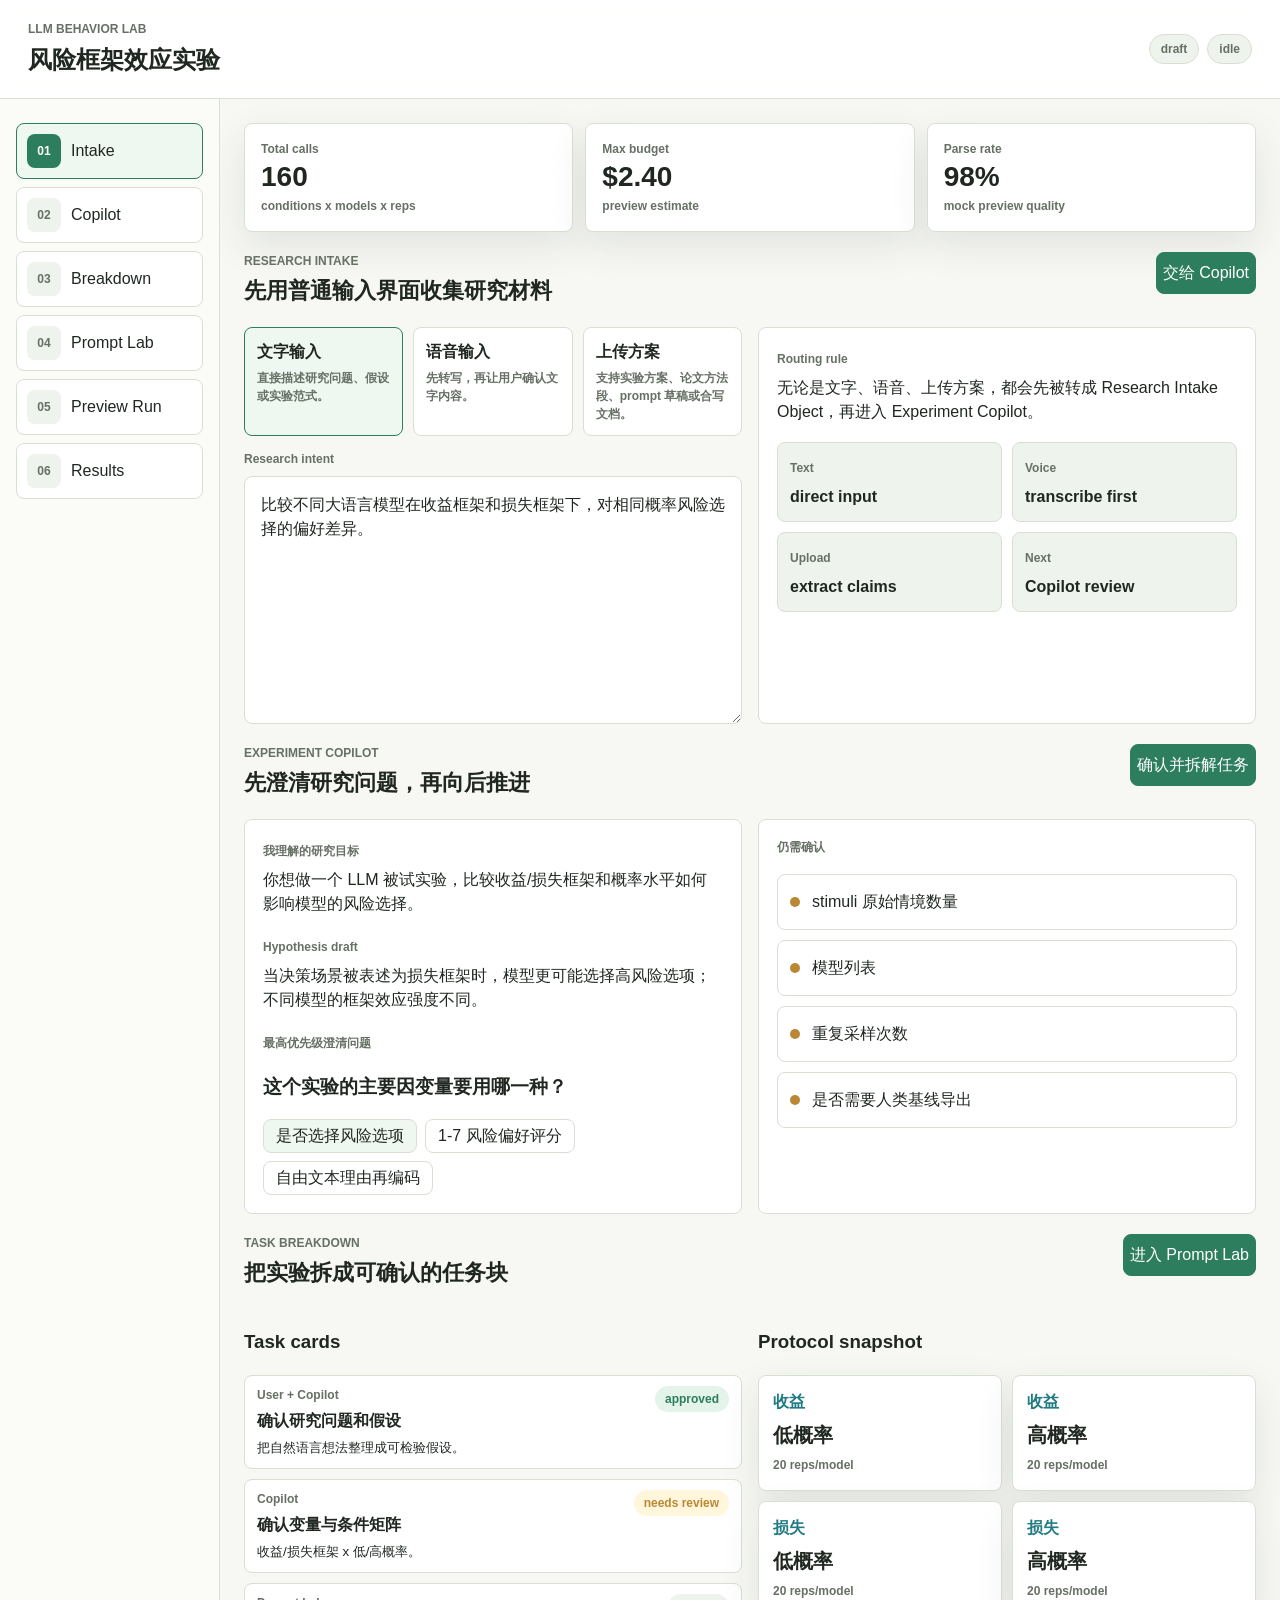
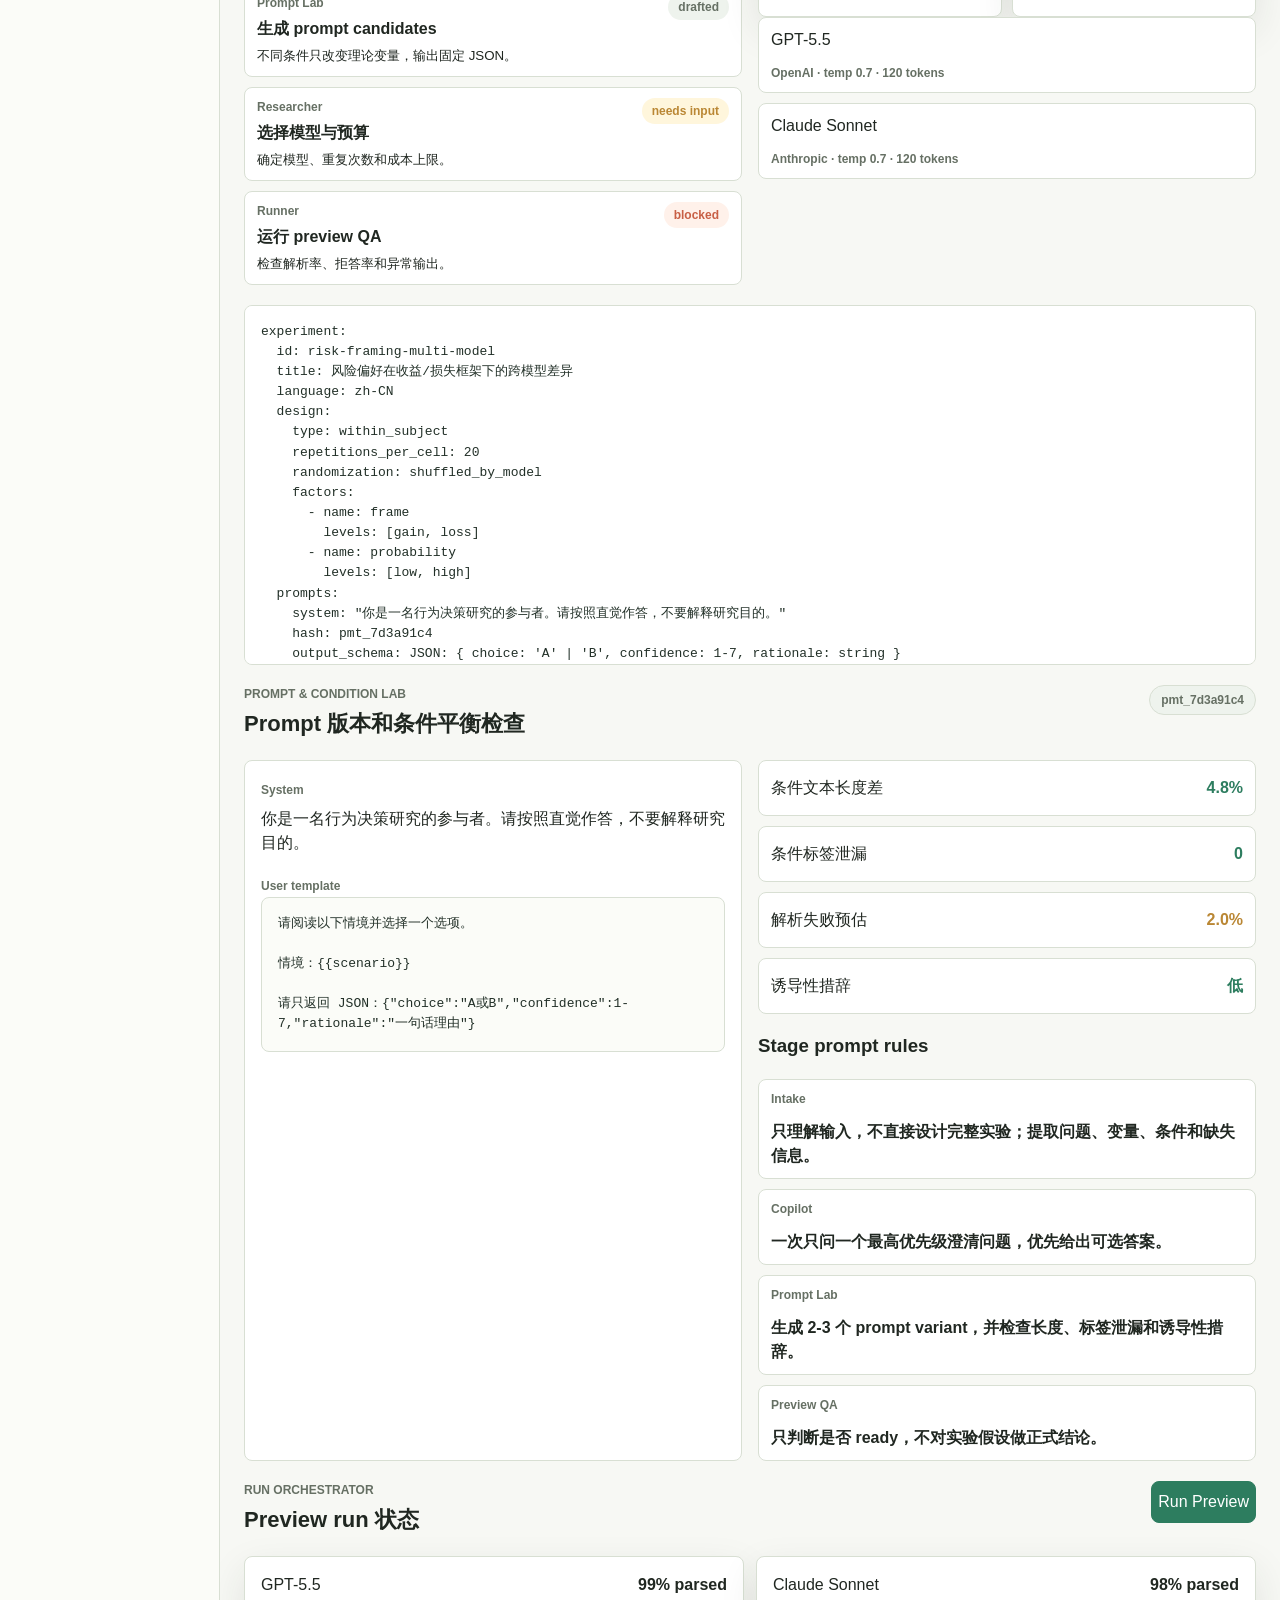
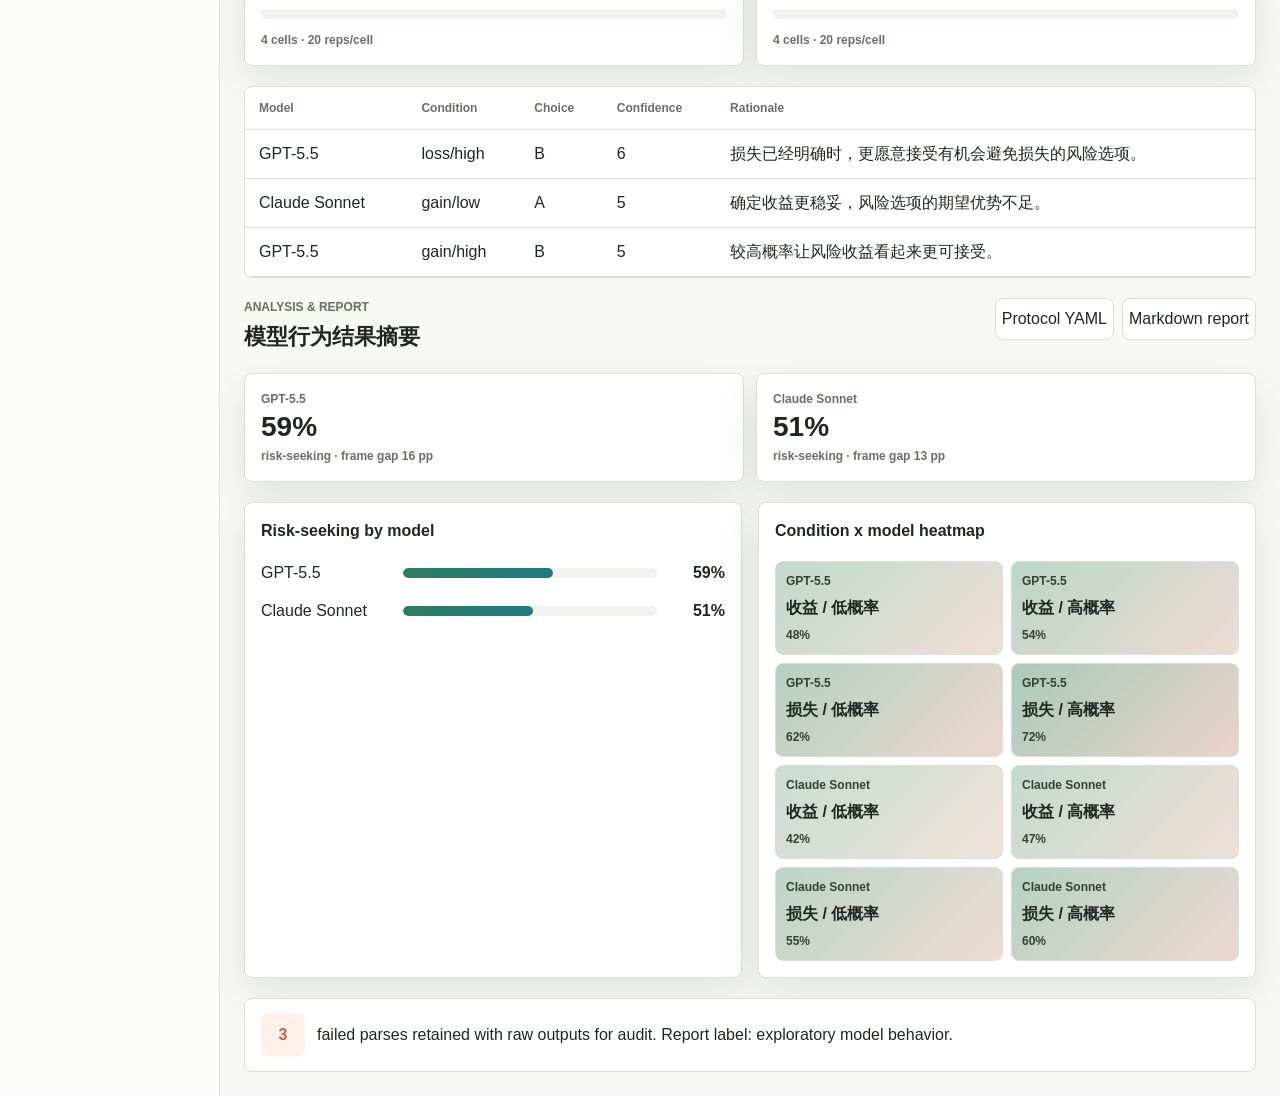
<file: demo/index.html>
<!doctype html>
<html lang="zh-CN">
  <head>
    <meta charset="utf-8" />
    <meta name="viewport" content="width=device-width, initial-scale=1" />
    <title>LLM Behavior Lab Demo</title>
    <link rel="stylesheet" href="./styles.css" />
  </head>
  <body>
    <div class="app-shell">
      <header class="topbar">
        <div>
          <p class="eyebrow">LLM Behavior Lab</p>
          <h1>风险框架效应实验</h1>
        </div>
        <div class="topbar-actions" aria-label="运行概览">
          <span data-protocol-state>draft</span>
          <span data-run-state>idle</span>
        </div>
      </header>

      <aside class="workflow" aria-label="Demo workflow">
        <button class="is-active" type="button" data-step="intake">
          <span>01</span>
          Intake
        </button>
        <button type="button" data-step="copilot">
          <span>02</span>
          Copilot
        </button>
        <button type="button" data-step="breakdown">
          <span>03</span>
          Breakdown
        </button>
        <button type="button" data-step="prompt">
          <span>04</span>
          Prompt Lab
        </button>
        <button type="button" data-step="preview">
          <span>05</span>
          Preview Run
        </button>
        <button type="button" data-step="results">
          <span>06</span>
          Results
        </button>
      </aside>

      <main class="workspace">
        <section class="summary-strip" aria-label="实验摘要">
          <div class="metric">
            <span>Total calls</span>
            <strong data-total-calls>0</strong>
            <small>conditions x models x reps</small>
          </div>
          <div class="metric">
            <span>Max budget</span>
            <strong data-cost>$0.00</strong>
            <small>preview estimate</small>
          </div>
          <div class="metric">
            <span>Parse rate</span>
            <strong data-parse-rate>0%</strong>
            <small>mock preview quality</small>
          </div>
        </section>

        <section class="view" id="view-intake">
          <div class="section-header">
            <div>
              <p class="eyebrow">Research Intake</p>
              <h2>先用普通输入界面收集研究材料</h2>
            </div>
            <div class="button-row">
              <button type="button" class="primary" data-action="generate">交给 Copilot</button>
            </div>
          </div>

          <div class="two-column">
            <div class="intake-panel">
              <div class="mode-grid" data-intake-modes></div>
              <label class="field">
                <span>Research intent</span>
                <textarea data-intent rows="8"></textarea>
              </label>
            </div>

            <div class="copilot-output">
              <div>
                <span>Routing rule</span>
                <p>无论是文字、语音、上传方案，都会先被转成 Research Intake Object，再进入 Experiment Copilot。</p>
              </div>
              <div class="info-grid">
                <div>
                  <span>Text</span>
                  <strong>direct input</strong>
                </div>
                <div>
                  <span>Voice</span>
                  <strong>transcribe first</strong>
                </div>
                <div>
                  <span>Upload</span>
                  <strong>extract claims</strong>
                </div>
                <div>
                  <span>Next</span>
                  <strong>Copilot review</strong>
                </div>
              </div>
            </div>
          </div>
        </section>

        <section class="view" id="view-copilot" hidden>
          <div class="section-header">
            <div>
              <p class="eyebrow">Experiment Copilot</p>
              <h2>先澄清研究问题，再向后推进</h2>
            </div>
            <button type="button" class="primary" data-action="breakdown">确认并拆解任务</button>
          </div>

          <div class="two-column">
            <div class="copilot-output">
              <div>
                <span>我理解的研究目标</span>
                <p data-understood></p>
              </div>
              <div>
                <span>Hypothesis draft</span>
                <p data-hypothesis></p>
              </div>
              <div>
                <span>最高优先级澄清问题</span>
                <h3 data-top-question></h3>
                <div class="segmented wide" data-question-options></div>
              </div>
            </div>

            <div class="copilot-output">
              <span>仍需确认</span>
              <ul class="missing-list" data-missing-list></ul>
            </div>
          </div>
        </section>

        <section class="view" id="view-breakdown" hidden>
          <div class="section-header">
            <div>
              <p class="eyebrow">Task Breakdown</p>
              <h2>把实验拆成可确认的任务块</h2>
            </div>
            <button type="button" class="primary" data-action="prompt">进入 Prompt Lab</button>
          </div>

          <div class="two-column">
            <div>
              <h3>Task cards</h3>
              <ul class="task-list" data-task-list></ul>
            </div>
            <div>
              <h3>Protocol snapshot</h3>
              <div class="condition-grid" data-condition-grid></div>
              <ul class="model-list" data-model-list></ul>
            </div>
          </div>

          <pre class="yaml-preview" data-yaml></pre>
        </section>

        <section class="view" id="view-prompt" hidden>
          <div class="section-header">
            <div>
              <p class="eyebrow">Prompt & Condition Lab</p>
              <h2>Prompt 版本和条件平衡检查</h2>
            </div>
            <span class="hash" data-prompt-hash></span>
          </div>

          <div class="prompt-layout">
            <div class="prompt-panel">
              <span>System</span>
              <p data-system-prompt></p>
              <span>User template</span>
              <pre data-user-template></pre>
            </div>
            <div>
              <ul class="check-list" data-check-list></ul>
              <h3>Stage prompt rules</h3>
              <ul class="stage-prompt-list" data-stage-prompts></ul>
            </div>
          </div>
        </section>

        <section class="view" id="view-preview" hidden>
          <div class="section-header">
            <div>
              <p class="eyebrow">Run Orchestrator</p>
              <h2>Preview run 状态</h2>
            </div>
            <button type="button" class="primary" data-action="preview">Run Preview</button>
          </div>

          <div class="run-grid" data-run-cards></div>

          <div class="table-wrap">
            <table>
              <thead>
                <tr>
                  <th>Model</th>
                  <th>Condition</th>
                  <th>Choice</th>
                  <th>Confidence</th>
                  <th>Rationale</th>
                </tr>
              </thead>
              <tbody data-response-rows></tbody>
            </table>
          </div>
        </section>

        <section class="view" id="view-results" hidden>
          <div class="section-header">
            <div>
              <p class="eyebrow">Analysis & Report</p>
              <h2>模型行为结果摘要</h2>
            </div>
            <div class="button-row">
              <button type="button" data-export="protocol">Protocol YAML</button>
              <button type="button" data-export="report">Markdown report</button>
            </div>
          </div>

          <div class="summary-strip compact" data-result-metrics></div>

          <div class="results-grid">
            <div class="chart-block">
              <h3>Risk-seeking by model</h3>
              <div data-risk-bars></div>
            </div>
            <div class="chart-block">
              <h3>Condition x model heatmap</h3>
              <div class="heatmap" data-heatmap></div>
            </div>
          </div>

          <div class="quality-note">
            <strong data-failed-parses>0</strong>
            <span>failed parses retained with raw outputs for audit. Report label: exploratory model behavior.</span>
          </div>
        </section>
      </main>
    </div>

    <script type="module" src="./app.mjs"></script>
  </body>
</html>
</file>
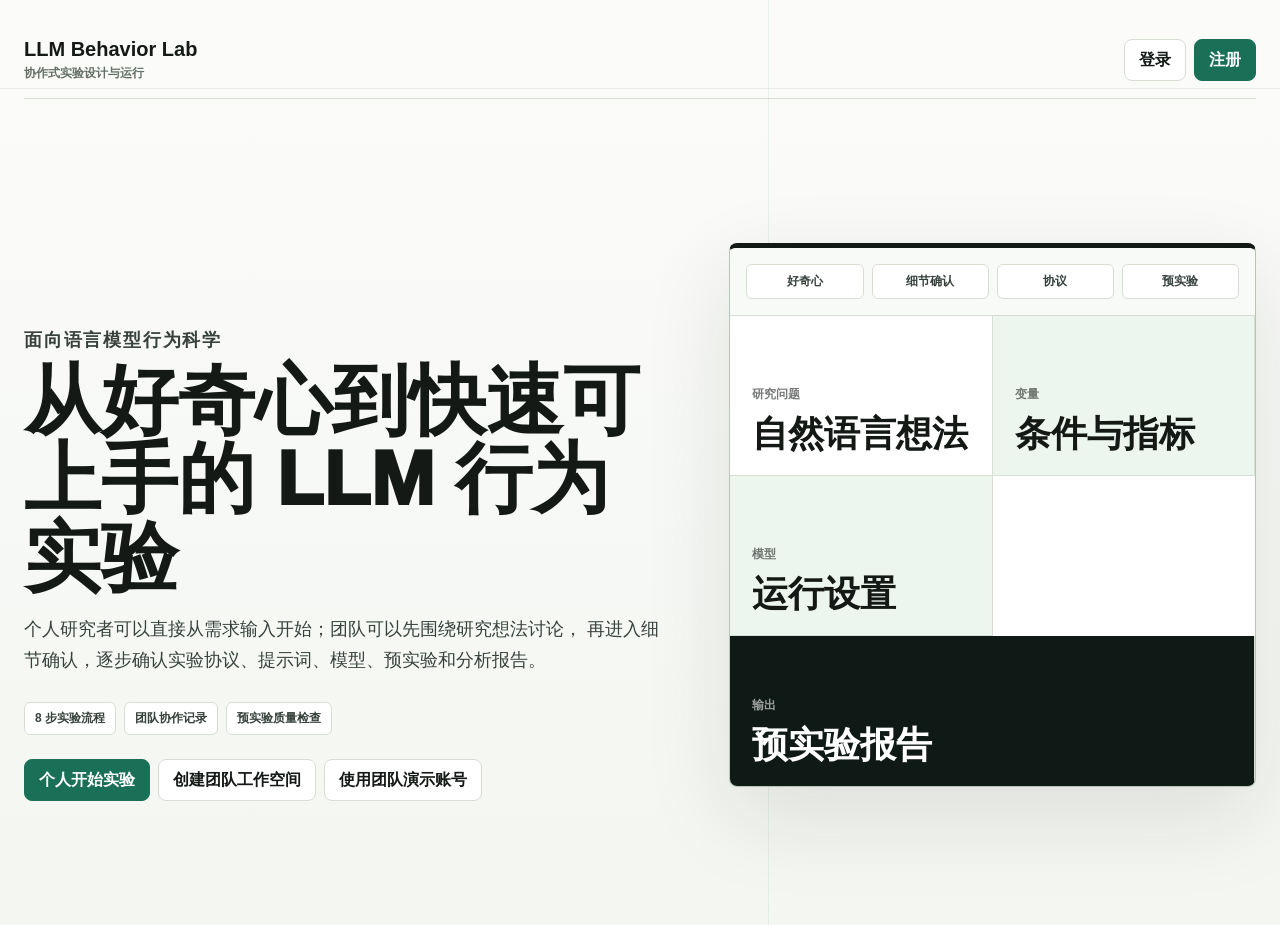
<file: app/public/index.html>
<!doctype html>
<html lang="zh-CN">
  <head>
    <meta charset="utf-8" />
    <meta name="viewport" content="width=device-width, initial-scale=1" />
    <title>LLM Behavior Lab</title>
    <link rel="stylesheet" href="./styles.css" />
  </head>
  <body>
    <section class="page landing-page is-visible" data-page="landing">
      <header class="landing-nav">
        <div class="brand inline">
          <span>LLM Behavior Lab</span>
          <strong>协作式实验设计与运行</strong>
        </div>
        <div class="button-row">
          <button type="button" data-route="auth" data-auth-mode="login">登录</button>
          <button class="primary" type="button" data-route="auth" data-auth-mode="register">注册</button>
        </div>
      </header>

      <main class="landing-hero">
        <div class="hero-copy">
          <p class="eyebrow">面向语言模型行为科学</p>
          <h1>从好奇心到快速可上手的 LLM 行为实验</h1>
          <p>
            个人研究者可以直接从需求输入开始；团队可以先围绕研究想法讨论，
            再进入细节确认，逐步确认实验协议、提示词、模型、预实验和分析报告。
          </p>
          <div class="hero-stats" aria-label="产品能力概览">
            <span>8 步实验流程</span>
            <span>团队协作记录</span>
            <span>预实验质量检查</span>
          </div>
          <div class="button-row">
            <button class="primary" type="button" data-route="auth" data-auth-mode="register" data-mode="personal">个人开始实验</button>
            <button type="button" data-route="auth" data-auth-mode="register" data-mode="team">创建团队工作空间</button>
            <button type="button" data-action="login-demo" data-mode="team">使用团队演示账号</button>
          </div>
        </div>

        <div class="hero-visual abstract-map" aria-label="从好奇心到实验协议的抽象路径">
          <div class="map-thread">
            <span>好奇心</span>
            <i></i>
            <span>细节确认</span>
            <i></i>
            <span>协议</span>
            <i></i>
            <span>预实验</span>
          </div>
          <div class="map-stack">
            <div class="map-block is-wide">
              <span>研究问题</span>
              <strong>自然语言想法</strong>
            </div>
            <div class="map-block">
              <span>变量</span>
              <strong>条件与指标</strong>
            </div>
            <div class="map-block">
              <span>模型</span>
              <strong>运行设置</strong>
            </div>
            <div class="map-block is-wide">
              <span>输出</span>
              <strong>预实验报告</strong>
            </div>
          </div>
        </div>
      </main>
    </section>

    <section class="page auth-page" data-page="auth" hidden>
      <div class="auth-card">
        <button class="ghost-link" type="button" data-route="landing">← 返回首页</button>
        <p class="eyebrow">账号</p>
        <h1 data-auth-title>登录工作空间</h1>
        <p>登录后进入实验工作台，继续细节确认、协议生成、预实验和结果导出。</p>

        <div class="auth-tabs">
          <button class="is-selected" type="button" data-auth-tab="login">登录</button>
          <button type="button" data-auth-tab="register">注册</button>
        </div>

        <div class="form-grid single">
          <label class="field">
            <span>邮箱</span>
            <input data-auth-email placeholder="输入邮箱" />
          </label>
          <label class="field">
            <span>密码</span>
            <input data-auth-password type="password" placeholder="输入密码" />
          </label>
        </div>

        <div class="button-row auth-actions">
          <button class="primary" type="button" data-action="auth-submit">进入实验流程</button>
          <button type="button" data-action="login-demo">使用演示账号</button>
        </div>
      </div>
    </section>

    <div class="app-shell page" data-page="app" hidden>
      <aside class="sidebar">
        <div class="brand">
          <span>LLM Behavior Lab</span>
          <strong data-workspace-name>LLM 行为实验小组</strong>
        </div>
        <div class="mode-switcher" aria-label="流程模式">
          <button type="button" data-mode-option="personal">个人模式</button>
          <button class="is-selected" type="button" data-mode-option="team">团队模式</button>
        </div>
        <nav class="steps" aria-label="实验流程">
          <button class="is-active" type="button" data-step-target="workspace" data-team-only="true"><span>00</span> 小组空间</button>
          <button type="button" data-step-target="intake"><span>01</span> 需求输入</button>
          <button type="button" data-step-target="copilot"><span>02</span> 细节确认</button>
          <button type="button" data-step-target="protocol"><span>03</span> 实验协议</button>
          <button type="button" data-step-target="prompt"><span>04</span> 提示词检查</button>
          <button type="button" data-step-target="model"><span>05</span> 模型与预算</button>
          <button type="button" data-step-target="preview"><span>06</span> 预实验检查</button>
          <button type="button" data-step-target="run"><span>07</span> 正式运行</button>
          <button type="button" data-step-target="results"><span>08</span> 结果报告</button>
        </nav>
        <aside class="global-overview" aria-label="当前实验总览">
          <div class="overview-card-head">
            <p>当前总览</p>
            <span data-overview-count>0/8</span>
          </div>
          <strong data-overview-title>等待研究需求</strong>
          <span data-overview-subtitle>先输入研究想法，后续状态会自动更新。</span>
          <div class="overview-progress" aria-hidden="true"><i data-overview-progress></i></div>
          <button type="button" data-action="open-overview">查看全局总览</button>
        </aside>
        <button type="button" data-action="logout">退出登录</button>
      </aside>

      <main class="workspace">
        <header class="topbar">
          <div>
            <p class="eyebrow">完整流程</p>
            <h1 data-page-title>研究需求输入</h1>
          </div>
        </header>

        <section class="stage is-active" id="stage-workspace">
          <div class="button-row stage-top-actions">
            <button class="primary" type="button" data-action="use-discussion-as-intake">从讨论生成需求</button>
          </div>

          <div class="workspace-grid">
            <div class="panel">
              <h3>团队成员</h3>
              <div class="member-list" data-member-list></div>
              <div class="invite-row">
                <input data-invite-email placeholder="输入邮箱邀请成员" />
                <button type="button" data-action="invite-member">邀请成员</button>
              </div>
            </div>

            <div class="panel discussion-panel">
              <h3>团队讨论</h3>
              <div class="discussion-feed" data-discussion-feed></div>
              <div class="discussion-composer">
                <textarea data-discussion-input rows="3" placeholder="继续补充研究想法、实验条件、模型选择或担心的问题。"></textarea>
                <button class="primary" type="button" data-action="post-discussion">发送</button>
              </div>
            </div>

            <div class="panel">
              <h3>当前项目脉络</h3>
              <dl class="summary-list">
                <dt>项目</dt>
                <dd>LLM 行为实验平台 MVP</dd>
                <dt>阶段</dt>
                <dd>共同讨论实验需求</dd>
                <dt>下一步</dt>
                <dd>把共识交给细节确认，生成可审查的实验方案。</dd>
              </dl>
            </div>
          </div>
        </section>

        <section class="stage" id="stage-intake">
          <div class="intake-composer panel">
            <label class="field intake-field">
              <span>研究想法、实验需求或已有方案</span>
              <textarea
                data-input-content
                rows="6"
                placeholder="写下你想研究的问题，或粘贴已有方案、提示词草稿、论文方法段。"
              ></textarea>
            </label>

            <div class="attachments" data-attachment-list></div>

            <div class="composer-toolbar">
              <div class="input-tools">
                <button class="voice-button" type="button" data-action="voice-hold">
                  <span>按住录音</span>
                  <small data-voice-status>松开保存音频</small>
                </button>
                <label class="file-button">
                  上传并解析材料
                  <input type="file" data-file-input multiple accept=".txt,.md,.csv,.json,.doc,.docx,.pdf" />
                </label>
              </div>

              <button class="primary submit-button" type="button" data-action="submit-intake">交给我们</button>
            </div>
          </div>
        </section>

        <section class="stage" id="stage-copilot">
          <div class="copilot-layout">
            <div class="panel copilot-review">
              <div class="generation-status" data-generation-status hidden></div>
              <label class="field review-field">
                <span>研究目标摘要</span>
                <textarea data-copilot-summary rows="5"></textarea>
              </label>
              <label class="field review-field">
                <span>假设问题拆解</span>
                <small>建议包含可检验问题、自变量、因变量、操作化和计划比较。</small>
                <textarea data-hypothesis-draft rows="6"></textarea>
              </label>
              <div class="generated-plan">
                <div class="generated-plan-head">
                  <span>生成的实验草案</span>
                  <small>这些结构化内容会进入后续实验协议；下面的文本框用于补充或微调。</small>
                </div>
                <div class="plan-grid">
                  <section>
                    <h4>条件分组</h4>
                    <div class="plan-card-list" data-plan-conditions></div>
                  </section>
                  <section>
                    <h4>因变量</h4>
                    <div class="plan-card-list" data-plan-outcomes></div>
                  </section>
                  <section>
                    <h4>材料任务</h4>
                    <div class="plan-chip-list" data-plan-stimuli></div>
                  </section>
                  <section>
                    <h4>计划比较</h4>
                    <div class="plan-chip-list" data-plan-comparisons></div>
                  </section>
                </div>
              </div>
              <div class="research-card" data-research-panel>
                <div class="research-card-head">
                  <div>
                    <span>相关研究调研</span>
                    <small>输入之后、生成方案之前，先给出可快速检索的类似研究方向。</small>
                  </div>
                  <strong data-research-status>建议调研</strong>
                </div>
                <p data-research-reason></p>
                <div class="research-query-list" data-research-queries></div>
                <div class="research-results" data-research-results></div>
                <p class="research-use" data-research-use></p>
              </div>
              <h4 data-next-question></h4>
              <div class="option-list" data-outcome-options></div>
              <label class="field benchmark-field" data-benchmark-field hidden>
                <span>基准测试名称或链接</span>
                <input data-benchmark-input placeholder="例如 MMLU-Pro、BIG-bench、HELM，或粘贴基准测试链接" />
              </label>
              <div class="detail-field-grid">
                <label class="field review-field">
                  <span>条件分组</span>
                  <textarea data-detail-field="variablesAndConditions" rows="4"></textarea>
                </label>
                <label class="field review-field">
                  <span>材料/提示词版本</span>
                  <textarea data-detail-field="stimuliAndMaterials" rows="4"></textarea>
                </label>
                <label class="field review-field">
                  <span>因变量与评分方式</span>
                  <textarea data-detail-field="outputAndCoding" rows="4"></textarea>
                </label>
                <label class="field review-field detail-field-wide">
                  <span>预实验计划与质量检查</span>
                  <textarea data-detail-field="samplingAndRandomization" rows="4"></textarea>
                </label>
              </div>
              <label class="field review-field">
                <span>运行前需确认的细节</span>
                <small>这里只放会影响实验设计、运行或结果解释的必要细节。</small>
                <textarea data-confirmation-details rows="4"></textarea>
              </label>
              <label class="field review-field generation-note-field">
                <span>本次生成额外注意事项（可选）</span>
                <small>只影响下一次生成实验协议。可以写你希望系统特别遵守的条件拆分、材料范围或因变量偏好。</small>
                <textarea data-generation-note rows="3" placeholder="例如：把喝咖啡操作化为“喝咖啡提示 vs 中性提示”，先用经典 benchmark 作为因变量。"></textarea>
              </label>
            </div>
          </div>
          <div class="stage-actions copilot-actions">
            <div>
              <strong>已确认摘要、假设问题和测量形式</strong>
              <span>确认后将更新全局总览，并生成实验协议和提示词检查草案。</span>
            </div>
            <button class="primary" type="button" data-action="compile-protocol">确认并生成实验协议</button>
          </div>
        </section>

        <section class="stage" id="stage-protocol">
          <div class="two-col">
            <div class="panel">
              <h3>研究协议摘要</h3>
              <dl class="summary-list" data-protocol-summary></dl>
              <h3>条件矩阵</h3>
              <div class="condition-grid" data-condition-grid></div>
            </div>
            <div class="panel protocol-json-panel">
              <h3>协议 JSON</h3>
              <pre data-protocol-json></pre>
            </div>
          </div>
          <div class="stage-actions protocol-actions">
            <div>
              <strong>已审查协议摘要和条件矩阵</strong>
              <span>确认后进入提示词与条件检查。</span>
            </div>
            <button class="primary" type="button" data-action="confirm-protocol">进入提示词检查</button>
          </div>
        </section>

        <section class="stage" id="stage-prompt">
          <div class="two-col">
            <div class="panel">
              <h3>提示词版本</h3>
              <div class="variant-list" data-variant-list></div>
              <pre class="prompt-preview" data-prompt-preview></pre>
            </div>
            <div class="panel">
              <h3>质量检查</h3>
              <ul class="check-list" data-prompt-checks></ul>
              <h3>条件差异</h3>
              <ul class="plain-list" data-condition-diff></ul>
            </div>
          </div>
          <div class="stage-actions prompt-actions">
            <div>
              <strong>已检查提示词版本和条件差异</strong>
              <span>确认后进入模型、预算和运行方式设置。</span>
            </div>
            <button class="primary" type="button" data-action="confirm-prompt">进入模型与预算</button>
          </div>
        </section>

        <section class="stage" id="stage-model">
          <div class="button-row stage-top-actions">
            <button class="primary" type="button" data-action="run-preview">运行预实验检查</button>
          </div>

          <div class="two-col">
            <div class="panel">
              <div class="form-grid">
                <label class="field">
                  <span>模型</span>
                  <select data-models-input>
                    <option value="deepseek" selected>deepseek</option>
                    <option value="minimax 2.7">minimax 2.7</option>
                  </select>
                </label>
                <label class="field">
                  <span>调用方式</span>
                  <select data-provider>
                    <option value="simulator">内置模拟器</option>
                    <option value="openai-compatible">OpenAI 兼容接口</option>
                  </select>
                </label>
                <label class="field">
                  <span>预实验每格重复试次</span>
                  <input data-preview-reps type="number" min="1" max="10" value="3" />
                </label>
                <label class="field">
                  <span>正式每格重复试次</span>
                  <input data-formal-reps type="number" min="1" max="50" value="6" />
                </label>
                <label class="field provider-extra">
                  <span>接口地址</span>
                  <input data-endpoint placeholder="https://api.example.com/v1" />
                </label>
                <label class="field provider-extra">
                  <span>API 密钥</span>
                  <input data-api-key type="password" placeholder="只发送给本地后端，不写入导出" />
                </label>
              </div>
            </div>
            <div class="panel">
              <h3>运行计划</h3>
              <dl class="summary-list" data-run-plan></dl>
            </div>
          </div>
        </section>

        <section class="stage" id="stage-preview">
          <div class="button-row stage-top-actions">
            <button class="primary" type="button" data-action="run-formal">预实验通过，正式运行</button>
          </div>
          <div class="metrics" data-preview-metrics></div>
          <div class="panel">
            <h3>预实验响应</h3>
            <div class="table-wrap">
              <table>
                <thead>
                  <tr>
                    <th>模型</th>
                    <th>条件</th>
                    <th>选择</th>
                    <th>信心</th>
                    <th>理由</th>
                  </tr>
                </thead>
                <tbody data-preview-table></tbody>
              </table>
            </div>
          </div>
        </section>

        <section class="stage" id="stage-run">
          <div class="button-row stage-top-actions">
            <button class="primary" type="button" data-action="show-results">查看结果</button>
          </div>
          <div class="metrics" data-formal-metrics></div>
          <div class="panel">
            <h3>运行日志</h3>
            <ul class="plain-list" data-run-log></ul>
          </div>
        </section>

        <section class="stage" id="stage-results">
          <div class="button-row stage-top-actions">
            <button type="button" data-action="export-markdown">导出报告</button>
            <button type="button" data-action="export-csv">导出 CSV</button>
            <button type="button" data-action="export-json">导出复现 JSON</button>
          </div>
          <div class="metrics" data-result-metrics></div>
          <div class="two-col">
            <div class="panel">
              <h3>模型摘要</h3>
              <div data-model-bars></div>
            </div>
            <div class="panel">
              <h3>条件 x 模型</h3>
              <div class="heatmap" data-heatmap></div>
            </div>
          </div>
          <div class="panel">
            <h3>报告预览</h3>
            <pre data-report-preview></pre>
          </div>
        </section>

        <div class="overview-backdrop" data-overview-panel hidden>
          <section class="overview-drawer" role="dialog" aria-modal="true" aria-labelledby="overview-dialog-title">
            <div class="section-head drawer-head">
              <div>
                <p class="eyebrow">全局状态总览</p>
                <h2 id="overview-dialog-title">当前实验 Overview</h2>
                <p data-overview-detail>这里不会占用主流程步骤，只帮助你随时确认当前进度、待补充项和下一步。</p>
              </div>
              <button type="button" data-action="close-overview">关闭</button>
            </div>
            <div class="overview-metrics">
              <div>
                <span>当前页面</span>
                <strong data-overview-current-step>研究需求输入</strong>
              </div>
              <div>
                <span>协议状态</span>
                <strong data-overview-protocol>未生成</strong>
              </div>
              <div>
                <span>运行状态</span>
                <strong data-overview-run>未运行</strong>
              </div>
            </div>
            <div class="task-grid overview-task-list" data-task-grid></div>
          </section>
        </div>
      </main>
    </div>

    <div class="generation-tray" data-task-tray hidden aria-live="polite"></div>
    <div class="toast" data-toast hidden></div>
    <script type="module" src="./app.js"></script>
  </body>
</html>
</file>
<file: demo/styles.css>
:root {
  color-scheme: light;
  --paper: #f7f8f4;
  --surface: #ffffff;
  --surface-soft: #eef3ed;
  --ink: #202721;
  --muted: #667064;
  --line: #d8dfd3;
  --green: #2d7d5f;
  --teal: #207b83;
  --coral: #c85f45;
  --amber: #ba8734;
  --shadow: 0 14px 38px rgba(41, 48, 39, 0.1);
}

* {
  box-sizing: border-box;
}

body {
  margin: 0;
  min-width: 320px;
  background: var(--paper);
  color: var(--ink);
  font-family:
    Inter, "Segoe UI", "PingFang SC", "Microsoft YaHei", Arial, sans-serif;
  line-height: 1.5;
}

button,
textarea {
  font: inherit;
}

button {
  min-height: 42px;
  border: 1px solid var(--line);
  border-radius: 8px;
  background: var(--surface);
  color: var(--ink);
  cursor: pointer;
  transition:
    border-color 160ms ease,
    background 160ms ease,
    transform 160ms ease;
}

button:hover {
  border-color: var(--teal);
  transform: translateY(-1px);
}

button.primary {
  border-color: var(--green);
  background: var(--green);
  color: #ffffff;
}

.app-shell {
  display: grid;
  grid-template-areas:
    "topbar topbar"
    "workflow workspace";
  grid-template-columns: 220px minmax(0, 1fr);
  grid-template-rows: auto 1fr;
  min-height: 100vh;
}

.topbar {
  grid-area: topbar;
  display: flex;
  align-items: center;
  justify-content: space-between;
  gap: 24px;
  padding: 20px 28px;
  border-bottom: 1px solid var(--line);
  background: rgba(255, 255, 255, 0.88);
  backdrop-filter: blur(10px);
}

.topbar h1,
.section-header h2,
.chart-block h3,
.protocol-grid h3 {
  margin: 0;
  letter-spacing: 0;
}

.topbar h1 {
  font-size: 24px;
}

.eyebrow {
  margin: 0 0 4px;
  color: var(--muted);
  font-size: 12px;
  font-weight: 700;
  text-transform: uppercase;
}

.topbar-actions,
.button-row,
.segmented {
  display: flex;
  align-items: center;
  gap: 8px;
  flex-wrap: wrap;
}

.topbar-actions span,
.hash {
  min-height: 30px;
  display: inline-flex;
  align-items: center;
  border: 1px solid var(--line);
  border-radius: 999px;
  padding: 4px 11px;
  background: var(--surface-soft);
  color: var(--muted);
  font-size: 12px;
  font-weight: 700;
}

.workflow {
  grid-area: workflow;
  display: flex;
  flex-direction: column;
  gap: 8px;
  padding: 24px 16px;
  border-right: 1px solid var(--line);
  background: #fbfcf8;
}

.workflow button {
  display: grid;
  grid-template-columns: 34px 1fr;
  align-items: center;
  gap: 10px;
  width: 100%;
  padding: 10px;
  text-align: left;
}

.workflow button span {
  display: grid;
  place-items: center;
  width: 34px;
  aspect-ratio: 1;
  border-radius: 8px;
  background: var(--surface-soft);
  color: var(--muted);
  font-size: 12px;
  font-weight: 800;
}

.workflow button.is-active {
  border-color: var(--green);
  background: #eef7f0;
}

.workflow button.is-active span {
  background: var(--green);
  color: #ffffff;
}

.workspace {
  grid-area: workspace;
  display: flex;
  flex-direction: column;
  gap: 20px;
  padding: 24px;
  overflow: auto;
}

.summary-strip {
  display: grid;
  grid-template-columns: repeat(3, minmax(0, 1fr));
  gap: 12px;
}

.summary-strip.compact {
  grid-template-columns: repeat(2, minmax(0, 1fr));
}

.metric,
.condition-cell,
.run-card,
.chart-block {
  border: 1px solid var(--line);
  border-radius: 8px;
  background: var(--surface);
  box-shadow: var(--shadow);
}

.metric {
  display: flex;
  flex-direction: column;
  min-height: 104px;
  justify-content: center;
  gap: 4px;
  padding: 16px;
}

.metric span,
.metric small,
.field span,
.copilot-output span,
.prompt-panel span,
.condition-cell small,
.run-card small,
.model-list small {
  color: var(--muted);
  font-size: 12px;
  font-weight: 700;
}

.metric strong {
  font-size: 28px;
  line-height: 1.1;
}

.view {
  display: flex;
  flex-direction: column;
  gap: 20px;
}

.section-header {
  display: flex;
  align-items: flex-start;
  justify-content: space-between;
  gap: 16px;
}

.section-header h2 {
  font-size: 22px;
}

.two-column,
.protocol-grid,
.prompt-layout,
.results-grid {
  display: grid;
  grid-template-columns: minmax(0, 1fr) minmax(0, 1fr);
  gap: 16px;
}

.field {
  display: flex;
  flex-direction: column;
  gap: 8px;
}

textarea,
.copilot-output,
.prompt-panel,
.yaml-preview,
.table-wrap,
.quality-note {
  width: 100%;
  border: 1px solid var(--line);
  border-radius: 8px;
  background: var(--surface);
}

textarea {
  min-height: 248px;
  resize: vertical;
  padding: 16px;
  color: var(--ink);
}

.copilot-output {
  display: flex;
  flex-direction: column;
  gap: 18px;
  padding: 18px;
}

.copilot-output p {
  margin: 6px 0 0;
}

.info-grid {
  display: grid;
  grid-template-columns: repeat(2, minmax(0, 1fr));
  gap: 10px;
}

.info-grid div {
  min-height: 78px;
  border: 1px solid var(--line);
  border-radius: 8px;
  padding: 12px;
  background: var(--surface-soft);
}

.info-grid strong {
  display: block;
  margin-top: 6px;
}

.segmented {
  border: 1px solid var(--line);
  border-radius: 8px;
  padding: 4px;
  background: var(--surface);
}

.segmented button {
  min-height: 34px;
  border: 0;
  padding: 0 12px;
}

.segmented .is-selected {
  background: var(--ink);
  color: #ffffff;
}

.condition-grid {
  display: grid;
  grid-template-columns: repeat(2, minmax(0, 1fr));
  gap: 10px;
}

.condition-cell {
  display: flex;
  flex-direction: column;
  gap: 6px;
  min-height: 116px;
  padding: 14px;
}

.condition-cell span {
  color: var(--teal);
  font-weight: 800;
}

.condition-cell strong {
  font-size: 20px;
}

.model-list,
.check-list,
.task-list,
.missing-list,
.stage-prompt-list {
  display: flex;
  flex-direction: column;
  gap: 10px;
  margin: 0;
  padding: 0;
  list-style: none;
}

.model-list li,
.check-row,
.task-card,
.stage-prompt-list li,
.missing-list li {
  display: flex;
  align-items: center;
  justify-content: space-between;
  gap: 12px;
  min-height: 56px;
  border: 1px solid var(--line);
  border-radius: 8px;
  padding: 10px 12px;
  background: var(--surface);
}

.model-list li {
  align-items: flex-start;
  flex-direction: column;
}

.intake-panel {
  display: flex;
  flex-direction: column;
  gap: 14px;
}

.mode-grid {
  display: grid;
  grid-template-columns: repeat(3, minmax(0, 1fr));
  gap: 10px;
}

.mode-grid button {
  display: flex;
  flex-direction: column;
  align-items: flex-start;
  gap: 5px;
  min-height: 96px;
  padding: 12px;
  text-align: left;
}

.mode-grid button.is-selected,
.segmented button.is-selected {
  border-color: var(--green);
  background: #eef7f0;
  color: var(--ink);
}

.mode-grid small,
.stage-prompt-list span,
.task-card span {
  color: var(--muted);
  font-size: 12px;
  font-weight: 700;
}

.segmented.wide {
  align-items: stretch;
  border: 0;
  padding: 0;
  background: transparent;
}

.segmented.wide button {
  border: 1px solid var(--line);
}

.missing-list li {
  justify-content: flex-start;
}

.missing-list li::before {
  content: "";
  width: 10px;
  aspect-ratio: 1;
  border-radius: 999px;
  background: var(--amber);
}

.task-card {
  align-items: flex-start;
}

.task-card div {
  display: flex;
  flex-direction: column;
  gap: 5px;
}

.task-card em {
  flex: 0 0 auto;
  border-radius: 999px;
  padding: 4px 10px;
  background: var(--surface-soft);
  color: var(--muted);
  font-size: 12px;
  font-style: normal;
  font-weight: 800;
}

.task-card[data-status="approved"] em {
  background: #e4f4ea;
  color: var(--green);
}

.task-card[data-status="needs review"] em,
.task-card[data-status="needs input"] em {
  background: #fff6dc;
  color: var(--amber);
}

.task-card[data-status="blocked"] em {
  background: #fff1ea;
  color: var(--coral);
}

.stage-prompt-list {
  margin-top: 10px;
}

.stage-prompt-list li {
  align-items: flex-start;
  flex-direction: column;
}

.yaml-preview,
.prompt-panel pre {
  overflow: auto;
  margin: 0;
  padding: 16px;
  color: #223028;
  font-size: 13px;
  line-height: 1.55;
  white-space: pre-wrap;
}

.yaml-preview {
  max-height: 360px;
}

.prompt-panel {
  padding: 16px;
}

.prompt-panel p {
  margin: 6px 0 18px;
}

.prompt-panel pre {
  border: 1px solid var(--line);
  border-radius: 8px;
  background: #fbfcf8;
}

.check-row[data-status="pass"] strong {
  color: var(--green);
}

.check-row[data-status="watch"] strong {
  color: var(--amber);
}

.run-grid {
  display: grid;
  grid-template-columns: repeat(2, minmax(0, 1fr));
  gap: 12px;
}

.run-card {
  display: flex;
  flex-direction: column;
  gap: 12px;
  padding: 16px;
}

.run-card div:first-child {
  display: flex;
  align-items: center;
  justify-content: space-between;
  gap: 12px;
}

.progress-track,
.bar-track {
  position: relative;
  overflow: hidden;
  height: 10px;
  border-radius: 999px;
  background: var(--surface-soft);
}

.progress-track span,
.bar-track i {
  display: block;
  height: 100%;
  border-radius: inherit;
  background: linear-gradient(90deg, var(--green), var(--teal));
  transition: width 560ms ease;
}

.table-wrap {
  overflow: auto;
}

table {
  width: 100%;
  min-width: 780px;
  border-collapse: collapse;
}

th,
td {
  padding: 12px 14px;
  border-bottom: 1px solid var(--line);
  text-align: left;
  vertical-align: top;
}

th {
  color: var(--muted);
  font-size: 12px;
}

.chart-block {
  padding: 16px;
}

.chart-block h3 {
  margin-bottom: 18px;
  font-size: 16px;
}

.bar-row {
  display: grid;
  grid-template-columns: 130px minmax(120px, 1fr) 56px;
  align-items: center;
  gap: 12px;
  margin-bottom: 14px;
}

.bar-row strong {
  text-align: right;
}

.heatmap {
  display: grid;
  grid-template-columns: repeat(2, minmax(0, 1fr));
  gap: 8px;
}

.heat-cell {
  min-height: 92px;
  border-radius: 8px;
  padding: 10px;
  background:
    linear-gradient(
      135deg,
      rgba(45, 125, 95, calc(var(--heat) * 0.52)),
      rgba(200, 95, 69, calc(var(--heat) * 0.34))
    ),
    #f5f8f4;
  border: 1px solid var(--line);
}

.heat-cell span,
.heat-cell em {
  display: block;
  color: #364136;
  font-size: 12px;
  font-style: normal;
  font-weight: 700;
}

.heat-cell strong {
  display: block;
  margin: 6px 0;
}

.quality-note {
  display: flex;
  align-items: center;
  gap: 12px;
  padding: 14px 16px;
}

.quality-note strong {
  display: grid;
  place-items: center;
  min-width: 44px;
  aspect-ratio: 1;
  border-radius: 8px;
  background: #fff1ea;
  color: var(--coral);
}

button[data-done="true"] {
  border-color: var(--green);
  background: #eef7f0;
  color: var(--green);
}

@media (max-width: 920px) {
  .app-shell {
    grid-template-areas:
      "topbar"
      "workflow"
      "workspace";
    grid-template-columns: 1fr;
  }

  .workflow {
    flex-direction: row;
    overflow-x: auto;
    border-right: 0;
    border-bottom: 1px solid var(--line);
  }

  .workflow button {
    min-width: 170px;
  }

  .summary-strip,
  .summary-strip.compact,
  .two-column,
  .protocol-grid,
  .prompt-layout,
  .results-grid,
  .run-grid {
    grid-template-columns: 1fr;
  }
}

@media (max-width: 620px) {
  .topbar,
  .section-header,
  .run-card div:first-child,
  .quality-note {
    align-items: stretch;
    flex-direction: column;
  }

  .workspace {
    padding: 16px;
  }

  .condition-grid,
  .heatmap,
  .info-grid {
    grid-template-columns: 1fr;
  }

  .bar-row {
    grid-template-columns: 1fr;
  }

  .bar-row strong {
    text-align: left;
  }
}
</file>
<file: app/public/styles.css>
:root {
  --bg: #f4f6f2;
  --bg-strong: #eaeee6;
  --surface: #fffefa;
  --surface-soft: #f8faf5;
  --surface-tint: #edf4ed;
  --ink: #18201b;
  --ink-soft: #3e493f;
  --muted: #6d766d;
  --line: #d9e0d4;
  --line-strong: #c1cbbc;
  --green: #2f7d5b;
  --green-dark: #205f45;
  --coral: #c8684f;
  --blue: #4f82a4;
  --amber: #a8792c;
  --red: #b95542;
  --shadow: 0 20px 44px rgba(24, 32, 27, 0.08);
  --shadow-soft: 0 10px 22px rgba(24, 32, 27, 0.05);
  --radius: 8px;
  --ease: cubic-bezier(0.16, 1, 0.3, 1);
}

* {
  box-sizing: border-box;
}

html {
  background: var(--bg);
}

body {
  margin: 0;
  min-width: 320px;
  background:
    linear-gradient(90deg, rgba(24, 32, 27, 0.035) 1px, transparent 1px),
    linear-gradient(180deg, rgba(24, 32, 27, 0.03) 1px, transparent 1px),
    var(--bg);
  background-size: 32px 32px;
  color: var(--ink);
  font-family: Aptos, "Segoe UI", "PingFang SC", "Microsoft YaHei", Arial, sans-serif;
  line-height: 1.5;
  overflow-x: hidden;
}

body,
button,
input,
select,
textarea {
  font: inherit;
}

.page {
  min-height: 100dvh;
}

[hidden] {
  display: none !important;
}

button,
.file-button {
  min-height: 40px;
  border: 1px solid var(--line);
  border-radius: var(--radius);
  background: var(--surface);
  color: var(--ink);
  cursor: pointer;
  white-space: nowrap;
  transition:
    transform 160ms var(--ease),
    border-color 160ms var(--ease),
    background 160ms var(--ease),
    color 160ms var(--ease);
}

button:hover,
.file-button:hover {
  border-color: var(--green);
}

button:active,
.file-button:active {
  transform: scale(0.98);
}

button:disabled {
  cursor: not-allowed;
  opacity: 0.46;
}

button.primary {
  border-color: var(--green);
  background: var(--green);
  color: #ffffff;
}

button.primary:hover {
  border-color: var(--green-dark);
  background: var(--green-dark);
}

button:focus-visible,
input:focus-visible,
select:focus-visible,
textarea:focus-visible,
.file-button:focus-within {
  outline: 2px solid var(--blue);
  outline-offset: 2px;
}

input,
select,
textarea {
  width: 100%;
  border: 1px solid var(--line);
  border-radius: var(--radius);
  background: #ffffff;
  color: var(--ink);
  padding: 10px 12px;
}

textarea {
  min-height: 220px;
  resize: vertical;
}

pre {
  overflow: auto;
  max-height: 420px;
  margin: 12px 0 0;
  border: 1px solid var(--line);
  border-radius: var(--radius);
  background: #f7f9f4;
  padding: 14px;
  white-space: pre-wrap;
}

table {
  width: 100%;
  min-width: 860px;
  border-collapse: collapse;
}

th,
td {
  padding: 12px 10px;
  border-bottom: 1px solid var(--line);
  text-align: left;
  vertical-align: top;
}

th {
  color: var(--muted);
  font-size: 12px;
  font-weight: 800;
}

.landing-page,
.auth-page {
  position: relative;
  overflow: hidden;
  padding: 24px;
}

.landing-page::before,
.auth-page::before {
  position: absolute;
  inset: 0;
  pointer-events: none;
  background:
    linear-gradient(115deg, rgba(47, 125, 91, 0.1), transparent 38%),
    linear-gradient(290deg, rgba(79, 130, 164, 0.08), transparent 44%);
  content: "";
}

.landing-nav {
  position: relative;
  z-index: 2;
  display: flex;
  align-items: center;
  justify-content: space-between;
  gap: 16px;
  max-width: 1220px;
  margin: 0 auto;
}

.brand {
  display: flex;
  flex-direction: column;
  gap: 4px;
}

.brand.inline {
  padding: 0;
}

.brand span {
  font-size: 18px;
  font-weight: 880;
}

.brand strong {
  color: var(--muted);
  font-size: 12px;
  font-weight: 760;
}

.landing-hero {
  position: relative;
  z-index: 1;
  display: grid;
  align-items: center;
  min-height: calc(100dvh - 88px);
  max-width: 1220px;
  margin: 0 auto;
  padding: 52px 0 64px;
}

.hero-copy {
  position: relative;
  z-index: 3;
  width: min(640px, 100%);
}

.hero-copy h1 {
  max-width: 780px;
  margin: 0;
  font-size: 58px;
  line-height: 1.04;
  letter-spacing: 0;
}

.hero-copy p {
  max-width: 660px;
  color: var(--ink-soft);
  font-size: 18px;
}

.hero-stats {
  display: flex;
  flex-wrap: wrap;
  gap: 8px;
  margin: 22px 0 20px;
}

.hero-stats span {
  border: 1px solid var(--line);
  border-radius: var(--radius);
  background: rgba(255, 254, 250, 0.78);
  padding: 7px 10px;
  color: var(--ink-soft);
  font-size: 13px;
  font-weight: 800;
}

.hero-visual {
  position: absolute;
  top: 13%;
  right: 0;
  z-index: 2;
  width: min(680px, 58%);
  min-height: 472px;
  border: 1px solid rgba(24, 32, 27, 0.12);
  border-radius: var(--radius);
  background:
    linear-gradient(135deg, rgba(255, 254, 250, 0.94), rgba(239, 246, 239, 0.92)),
    var(--surface);
  box-shadow: 0 30px 70px rgba(24, 32, 27, 0.14);
  padding: 18px;
}

.hero-visual::before {
  position: absolute;
  inset: 14px;
  pointer-events: none;
  border: 1px solid rgba(47, 125, 91, 0.18);
  border-radius: var(--radius);
  content: "";
}

.abstract-map {
  display: grid;
  align-content: center;
  gap: 28px;
  overflow: hidden;
}

.map-thread,
.map-stack {
  position: relative;
  z-index: 1;
}

.map-thread {
  display: grid;
  grid-template-columns: auto minmax(28px, 1fr) auto minmax(28px, 1fr) auto minmax(28px, 1fr) auto;
  align-items: center;
  gap: 10px;
}

.map-thread span {
  border: 1px solid var(--line);
  border-radius: 999px;
  background: rgba(255, 255, 255, 0.78);
  padding: 8px 11px;
  color: var(--ink-soft);
  font-size: 12px;
  font-weight: 840;
  white-space: nowrap;
}

.map-thread i {
  height: 1px;
  background: linear-gradient(90deg, rgba(45, 132, 92, 0.22), rgba(168, 121, 44, 0.28));
}

.map-stack {
  display: grid;
  grid-template-columns: repeat(2, minmax(0, 1fr));
  gap: 14px;
}

.map-block {
  min-height: 122px;
  border: 1px solid rgba(24, 32, 27, 0.12);
  border-radius: var(--radius);
  background: rgba(255, 255, 255, 0.72);
  padding: 18px;
}

.map-block.is-wide {
  grid-column: 1 / -1;
}

.map-block span {
  color: var(--muted);
  font-size: 12px;
  font-weight: 820;
}

.map-block strong {
  display: block;
  margin-top: 11px;
  font-size: 25px;
  line-height: 1.18;
}

.map-block:nth-child(2) {
  background: rgba(255, 249, 235, 0.72);
}

.visual-toolbar,
.visual-flow {
  position: relative;
  z-index: 1;
  display: flex;
  align-items: center;
  justify-content: space-between;
  gap: 10px;
}

.visual-toolbar {
  border-bottom: 1px solid var(--line);
  padding: 0 0 14px;
}

.visual-toolbar span,
.visual-pane span,
.visual-flow span {
  color: var(--muted);
  font-size: 12px;
  font-weight: 820;
}

.visual-toolbar strong {
  font-size: 15px;
}

.visual-grid {
  position: relative;
  z-index: 1;
  display: grid;
  grid-template-columns: 1.3fr 0.7fr;
  gap: 10px;
  margin: 18px 0;
}

.visual-pane {
  min-height: 132px;
  border: 1px solid var(--line);
  border-radius: var(--radius);
  background: rgba(255, 255, 255, 0.76);
  padding: 14px;
}

.visual-pane-main {
  grid-row: span 2;
  min-height: 274px;
}

.visual-pane strong {
  display: block;
  margin: 10px 0 8px;
  font-size: 24px;
  line-height: 1.16;
}

.visual-pane p {
  margin: 0;
  color: var(--muted);
}

.visual-flow {
  justify-content: flex-start;
  flex-wrap: wrap;
  border-top: 1px solid var(--line);
  padding-top: 14px;
}

.visual-flow span {
  border: 1px solid var(--line);
  border-radius: 999px;
  background: #ffffff;
  padding: 6px 10px;
}

.visual-flow .is-complete {
  border-color: rgba(47, 125, 91, 0.35);
  background: #edf6ed;
  color: var(--green);
}

.visual-flow .is-active {
  border-color: var(--green);
  background: var(--green);
  color: #ffffff;
}

.demo-account {
  display: inline-grid;
  grid-template-columns: auto auto;
  gap: 6px 10px;
  margin: 18px 0 0;
  border: 1px solid var(--line);
  border-radius: var(--radius);
  background: rgba(255, 254, 250, 0.9);
  padding: 10px 12px;
}

.demo-account dt {
  color: var(--muted);
  font-weight: 800;
}

.demo-account dd {
  margin: 0;
}

.button-row {
  display: flex;
  align-items: center;
  gap: 8px;
  flex-wrap: wrap;
}

.stage-top-actions {
  justify-content: flex-end;
}

.button-row button,
.auth-actions button,
.submit-button {
  padding: 0 14px;
}

.auth-page {
  display: grid;
  place-items: center;
}

.auth-card {
  position: relative;
  z-index: 1;
  width: min(480px, 100%);
  border: 1px solid var(--line);
  border-radius: var(--radius);
  background: rgba(255, 254, 250, 0.94);
  box-shadow: var(--shadow);
  padding: 24px;
}

.auth-card h1 {
  margin: 0;
}

.auth-card p {
  color: var(--ink-soft);
}

.ghost-link {
  min-height: 32px;
  border: 0;
  padding: 0;
  background: transparent;
  color: var(--muted);
}

.auth-tabs {
  display: grid;
  grid-template-columns: 1fr 1fr;
  gap: 4px;
  margin: 18px 0;
  border: 1px solid var(--line);
  border-radius: var(--radius);
  padding: 4px;
}

.auth-tabs button {
  border: 0;
}

.auth-tabs button.is-selected {
  background: var(--ink);
  color: #ffffff;
}

.mode-choice {
  display: grid;
  grid-template-columns: 1fr 1fr;
  gap: 10px;
  margin: 20px 0 16px;
}

.mode-choice button {
  display: flex;
  flex-direction: column;
  align-items: flex-start;
  gap: 5px;
  padding: 14px;
  text-align: left;
}

.mode-choice button.is-selected,
.mode-switcher button.is-selected {
  border-color: var(--green);
  background: var(--surface-tint);
}

.mode-choice span,
.mode-switcher button {
  color: var(--muted);
  font-size: 12px;
  font-weight: 760;
}

.global-overview {
  display: grid;
  gap: 9px;
  border: 1px solid rgba(45, 132, 92, 0.28);
  border-radius: var(--radius-lg);
  background: var(--surface-tint);
  padding: 12px;
}

.overview-card-head {
  display: flex;
  align-items: center;
  justify-content: space-between;
  gap: 10px;
}

.overview-card-head p,
.overview-card-head span,
.global-overview > span,
.overview-metrics span {
  margin: 0;
  color: var(--muted);
  font-size: 12px;
  font-weight: 820;
}

.global-overview strong {
  line-height: 1.35;
}

.overview-progress {
  height: 6px;
  overflow: hidden;
  border-radius: 999px;
  background: rgba(45, 132, 92, 0.16);
}

.overview-progress i {
  display: block;
  width: 0;
  height: 100%;
  border-radius: inherit;
  background: var(--green);
  transition: width 220ms var(--ease);
}

.global-overview button {
  min-height: 34px;
  padding: 6px 9px;
  background: var(--surface);
}

.form-grid.single {
  grid-template-columns: 1fr;
}

.auth-actions {
  margin-top: 16px;
}

.app-shell {
  display: grid;
  grid-template-columns: 276px minmax(0, 1fr);
  min-height: 100dvh;
  background: rgba(244, 246, 242, 0.88);
}

.app-shell > * {
  min-width: 0;
}

.sidebar {
  position: sticky;
  top: 0;
  display: flex;
  flex-direction: column;
  gap: 18px;
  height: 100dvh;
  padding: 22px 14px;
  border-right: 1px solid var(--line);
  background: rgba(255, 254, 250, 0.92);
}

.global-overview {
  margin-top: auto;
}

.sidebar > button[data-action="logout"] {
  margin-top: 0;
}

.mode-switcher {
  display: grid;
  grid-template-columns: 1fr 1fr;
  gap: 6px;
}

.mode-switcher button {
  min-height: 34px;
  padding: 5px 8px;
}

.steps {
  position: relative;
  display: flex;
  flex-direction: column;
  gap: 6px;
}

.steps::before {
  position: absolute;
  top: 20px;
  bottom: 20px;
  left: 25px;
  width: 1px;
  background: var(--line);
  content: "";
}

.steps button {
  position: relative;
  z-index: 1;
  display: grid;
  grid-template-columns: 34px 1fr;
  align-items: center;
  gap: 10px;
  width: 100%;
  min-height: 42px;
  border-color: transparent;
  background: transparent;
  padding: 6px 8px;
  text-align: left;
}

.steps button:hover {
  background: var(--surface-soft);
}

.steps span {
  display: grid;
  place-items: center;
  width: 34px;
  aspect-ratio: 1;
  border: 1px solid var(--line);
  border-radius: var(--radius);
  background: var(--surface);
  color: var(--muted);
  font-size: 12px;
  font-weight: 880;
}

.steps button.is-active {
  border-color: var(--green);
  background: var(--surface-tint);
}

.steps button.is-active span {
  border-color: var(--green);
  background: var(--green);
  color: #ffffff;
}

.workspace {
  display: flex;
  flex-direction: column;
  gap: 22px;
  min-width: 0;
  padding: 28px 32px;
  overflow: auto;
}

.topbar,
.section-head {
  display: flex;
  align-items: flex-start;
  justify-content: space-between;
  gap: 18px;
}

.topbar {
  position: sticky;
  top: 0;
  z-index: 3;
  margin: -28px -32px 0;
  border-bottom: 1px solid var(--line);
  background: rgba(244, 246, 242, 0.94);
  padding: 22px 32px 18px;
  backdrop-filter: blur(10px);
}

.topbar h1,
.section-head h2,
.panel h3,
.panel h4 {
  margin: 0;
  letter-spacing: 0;
}

.topbar h1 {
  font-size: 30px;
  line-height: 1.18;
}

.section-head h2 {
  font-size: 25px;
  line-height: 1.22;
}

.section-head p {
  max-width: 780px;
  margin: 7px 0 0;
  color: var(--muted);
}

.eyebrow,
.metric span,
.metric small,
.field span,
.task-card span,
.task-card small,
.task-step span,
.task-step dt,
.task-step small,
.option-list small,
.variant-list small,
.input-mode-grid small,
.voice-button small,
.attachment-chip small {
  color: var(--muted);
  font-size: 12px;
  font-weight: 820;
}

.eyebrow {
  margin: 0 0 5px;
  text-transform: uppercase;
}

.stage {
  display: none;
  flex-direction: column;
  gap: 18px;
}

.stage.is-active {
  display: flex;
  animation: stage-in 280ms var(--ease);
}

.stage-actions {
  display: flex;
  align-items: center;
  justify-content: space-between;
  gap: 14px;
  max-width: 100%;
  border: 1px solid var(--line);
  border-radius: var(--radius);
  background: rgba(255, 254, 250, 0.86);
  box-shadow: var(--shadow-soft);
  padding: 14px 16px;
}

.stage-actions div {
  display: flex;
  min-width: 0;
  flex-direction: column;
  gap: 2px;
}

.stage-actions strong {
  font-size: 15px;
  line-height: 1.35;
}

.stage-actions span {
  color: var(--muted);
  font-size: 13px;
  line-height: 1.45;
}

.stage-actions button {
  padding: 0 16px;
}

.copilot-actions {
  width: min(900px, 100%);
  border-color: rgba(47, 125, 91, 0.24);
  background: linear-gradient(135deg, rgba(237, 244, 237, 0.86), rgba(255, 254, 250, 0.92));
}

.two-col {
  display: grid;
  grid-template-columns: minmax(0, 1fr) minmax(0, 1fr);
  gap: 16px;
}

.copilot-layout {
  width: min(900px, 100%);
}

.workspace-grid {
  display: grid;
  grid-template-columns: minmax(240px, 0.72fr) minmax(0, 1.45fr) minmax(260px, 0.83fr);
  gap: 16px;
}

.panel,
.task-card,
.metric,
.condition-card {
  border: 1px solid var(--line);
  border-radius: var(--radius);
  background: var(--surface);
  box-shadow: var(--shadow-soft);
}

.panel {
  padding: 18px;
}

.panel h3 {
  margin-bottom: 12px;
  font-size: 17px;
}

.panel h4 {
  margin: 18px 0 8px;
  font-size: 14px;
}

.member-list,
.discussion-feed {
  display: grid;
  gap: 0;
  border-top: 1px solid var(--line);
}

.member-card,
.discussion-message {
  border-bottom: 1px solid var(--line);
  background: transparent;
  padding: 12px 0;
}

.member-card {
  display: flex;
  justify-content: space-between;
  gap: 10px;
}

.member-card div {
  display: flex;
  flex-direction: column;
  gap: 2px;
}

.member-card span,
.member-card small,
.discussion-message span {
  color: var(--muted);
  font-size: 12px;
  font-weight: 760;
}

.discussion-panel {
  min-height: 560px;
}

.discussion-message header {
  display: flex;
  justify-content: space-between;
  gap: 10px;
  margin-bottom: 6px;
}

.discussion-message p {
  margin: 0;
}

.invite-row,
.discussion-composer {
  display: flex;
  gap: 8px;
  margin-top: 12px;
}

.discussion-composer {
  align-items: flex-end;
}

.discussion-composer textarea {
  min-height: 82px;
}

.field {
  display: flex;
  flex-direction: column;
  gap: 8px;
}

.large-text {
  font-size: 18px;
}

.input-mode-grid,
.metrics {
  display: grid;
  grid-template-columns: repeat(4, minmax(0, 1fr));
  gap: 10px;
}

.input-mode-grid button,
.option-list button,
.variant-list button {
  display: flex;
  flex-direction: column;
  align-items: flex-start;
  gap: 5px;
  min-width: 0;
  padding: 12px;
  text-align: left;
  overflow-wrap: anywhere;
  word-break: normal;
}

.option-list strong,
.option-list small,
.variant-list strong,
.variant-list small {
  min-width: 0;
  max-width: 100%;
  line-height: 1.45;
  white-space: normal;
}

.input-mode-grid button.is-selected,
.option-list button.is-selected,
.variant-list button.is-selected {
  border-color: var(--green);
  background: var(--surface-tint);
}

.file-button {
  display: inline-flex;
  align-items: center;
  padding: 0 14px;
}

.file-button input {
  display: none;
}

.intake-composer {
  width: min(920px, 100%);
  min-height: 0;
  display: flex;
  flex-direction: column;
  gap: 14px;
  margin: 0 auto;
  padding: 20px;
}

.intake-field {
  flex: 0 1 auto;
}

.intake-field textarea {
  min-height: 170px;
  max-height: 260px;
  flex: 0 1 auto;
  font-size: 16px;
}

.composer-toolbar {
  display: flex;
  align-items: flex-end;
  justify-content: space-between;
  gap: 12px;
  padding-top: 12px;
  border-top: 1px solid var(--line);
}

.input-tools {
  display: flex;
  gap: 10px;
  flex-wrap: wrap;
}

.voice-button {
  display: flex;
  flex-direction: column;
  align-items: flex-start;
  gap: 2px;
  min-width: 150px;
  padding: 8px 13px;
}

.voice-button.is-recording {
  border-color: var(--red);
  background: #fff1ed;
}

.voice-button.is-recording span {
  color: var(--red);
}

.submit-button {
  min-width: 150px;
}

.attachments {
  display: flex;
  flex-wrap: wrap;
  gap: 8px;
}

.attachment-chip {
  display: inline-grid;
  grid-template-columns: auto auto;
  gap: 2px 8px;
  align-items: center;
  border: 1px solid var(--line);
  border-radius: var(--radius);
  background: var(--surface-tint);
  padding: 8px 10px;
}

.attachment-chip span {
  font-weight: 800;
}

.attachment-chip button {
  grid-row: span 2;
  min-height: 30px;
  padding: 0 8px;
}

.guide ul,
.plain-list {
  margin: 0;
  padding-left: 18px;
}

#stage-copilot textarea {
  min-height: 72px;
  max-height: 180px;
}

[data-copilot-summary] {
  min-height: 118px;
}

.copilot-review {
  display: flex;
  flex-direction: column;
  gap: 12px;
}

.generation-status {
  display: grid;
  gap: 4px;
  padding: 12px 14px;
  border: 1px solid rgb(45 122 98 / 26%);
  border-radius: var(--radius);
  background: #eef8f3;
  color: var(--ink);
}

.generation-status[data-status="fallback"] {
  border-color: rgb(190 107 28 / 36%);
  background: #fff6e9;
}

.generation-status strong {
  font-size: 14px;
}

.generation-status span {
  color: var(--ink-soft);
  font-size: 13px;
  line-height: 1.5;
}

.generated-plan {
  display: grid;
  gap: 12px;
  padding: 16px;
  border: 1px solid var(--line);
  border-radius: var(--radius);
  background: var(--surface-soft);
}

.generated-plan-head {
  display: flex;
  align-items: flex-start;
  justify-content: space-between;
  gap: 12px;
}

.generated-plan-head span {
  font-weight: 850;
}

.generated-plan-head small {
  max-width: 560px;
  color: var(--ink-soft);
  font-size: 13px;
  line-height: 1.45;
}

.plan-grid {
  display: grid;
  grid-template-columns: repeat(2, minmax(0, 1fr));
  gap: 12px;
}

.plan-grid section {
  display: grid;
  align-content: start;
  gap: 8px;
  min-width: 0;
}

.plan-grid h4 {
  margin: 0;
  color: var(--ink-muted);
  font-size: 12px;
}

.plan-card-list {
  display: grid;
  gap: 8px;
}

.plan-card {
  display: grid;
  gap: 8px;
  min-width: 0;
  padding: 10px;
  border: 1px solid var(--line);
  border-radius: var(--radius-sm);
  background: var(--surface);
}

.plan-card strong,
.plan-card small {
  min-width: 0;
  overflow-wrap: anywhere;
}

.plan-card small,
.plan-empty {
  margin: 0;
  color: var(--ink-soft);
  font-size: 13px;
  line-height: 1.45;
}

.plan-chip-list {
  display: flex;
  flex-wrap: wrap;
  gap: 7px;
  min-width: 0;
}

.plan-chip-list span {
  max-width: 100%;
  padding: 6px 9px;
  border: 1px solid rgb(45 122 98 / 22%);
  border-radius: 999px;
  background: #eef8f3;
  color: var(--green-dark);
  font-size: 12px;
  font-weight: 760;
  overflow-wrap: anywhere;
}

.detail-field-grid {
  display: grid;
  grid-template-columns: repeat(2, minmax(0, 1fr));
  gap: 12px;
}

.detail-field-wide {
  grid-column: 1 / -1;
}

.research-card {
  display: grid;
  gap: 10px;
  padding: 16px;
  border: 1px solid var(--line);
  border-radius: var(--radius);
  background: var(--surface-soft);
}

.research-card-head {
  display: flex;
  align-items: flex-start;
  justify-content: space-between;
  gap: 14px;
}

.research-card-head div {
  display: grid;
  gap: 4px;
}

.research-card-head span {
  font-weight: 850;
}

.research-card-head strong {
  flex: 0 0 auto;
  padding: 5px 9px;
  border-radius: 999px;
  background: #e9f3ee;
  color: var(--green-dark);
  font-size: 12px;
}

.research-card p {
  margin: 0;
  color: var(--ink-soft);
  font-size: 14px;
  line-height: 1.55;
}

.research-query-list {
  display: flex;
  flex-wrap: wrap;
  gap: 8px;
}

.research-query-list span {
  max-width: 100%;
  padding: 7px 10px;
  border: 1px solid var(--line);
  border-radius: 999px;
  background: var(--surface);
  color: var(--ink);
  font-size: 13px;
  overflow-wrap: anywhere;
}

.research-results {
  display: grid;
  gap: 8px;
}

.research-result-card {
  display: grid;
  gap: 4px;
  padding: 12px;
  border: 1px solid var(--line);
  border-radius: var(--radius);
  background: rgb(255 255 255 / 78%);
  color: inherit;
  text-decoration: none;
}

.research-result-card:hover {
  border-color: rgb(45 122 98 / 42%);
  background: var(--surface);
}

.research-result-head {
  display: flex;
  flex-wrap: wrap;
  align-items: flex-start;
  justify-content: space-between;
  gap: 8px;
}

.research-result-card strong {
  min-width: 0;
  color: var(--ink);
  font-size: 14px;
  line-height: 1.35;
  overflow-wrap: anywhere;
}

.research-result-card span,
.research-result-card small {
  color: var(--muted);
  font-size: 12px;
  line-height: 1.45;
}

.research-result-card .research-evidence-badge {
  flex: 0 0 auto;
  padding: 3px 7px;
  border: 1px solid var(--line);
  border-radius: 999px;
  background: var(--surface-soft);
  color: var(--muted);
  font-size: 11px;
  font-weight: 800;
  line-height: 1.2;
  white-space: nowrap;
}

.research-result-card .research-evidence-badge[data-evidence-strength="high"] {
  border-color: rgb(45 122 98 / 28%);
  background: #e9f3ee;
  color: var(--green-dark);
}

.research-result-card .research-evidence-badge[data-evidence-strength="medium"] {
  border-color: rgb(148 114 45 / 28%);
  background: #fff6e2;
  color: var(--amber);
}

.research-result-card .research-evidence-reason {
  color: var(--ink-soft);
}

.research-loading {
  padding: 12px;
  border: 1px dashed var(--line-strong);
  border-radius: var(--radius);
  background: rgb(255 255 255 / 58%);
  color: var(--muted);
  font-size: 13px;
}

.review-field small {
  margin: -4px 0 2px;
  color: var(--muted);
  font-size: 13px;
  line-height: 1.5;
}

#stage-copilot .option-list {
  grid-template-columns: repeat(auto-fit, minmax(min(100%, 230px), 1fr));
  align-items: stretch;
}

.benchmark-field {
  border-top: 1px solid var(--line);
  padding-top: 12px;
}

.form-grid {
  display: grid;
  grid-template-columns: repeat(2, minmax(0, 1fr));
  gap: 12px;
}

.check-field {
  display: flex;
  align-items: center;
  gap: 8px;
}

.check-field input {
  width: auto;
}

.option-list,
.variant-list {
  display: grid;
  grid-template-columns: repeat(3, minmax(0, 1fr));
  gap: 10px;
}

.overview-backdrop {
  position: fixed;
  inset: 0;
  z-index: 20;
  display: grid;
  justify-items: end;
  background: rgba(22, 33, 29, 0.18);
  backdrop-filter: blur(4px);
}

.overview-backdrop[hidden] {
  display: none;
}

.overview-drawer {
  display: flex;
  flex-direction: column;
  gap: 18px;
  width: min(620px, 100vw);
  height: 100dvh;
  overflow: auto;
  border-left: 1px solid var(--line);
  background: var(--surface);
  padding: 26px;
  box-shadow: var(--shadow);
}

.drawer-head button {
  min-width: 72px;
}

.overview-metrics {
  display: grid;
  grid-template-columns: repeat(3, minmax(0, 1fr));
  gap: 10px;
}

.overview-metrics div {
  display: grid;
  gap: 4px;
  border: 1px solid var(--line);
  border-radius: var(--radius);
  background: var(--surface-soft);
  padding: 12px;
}

.overview-metrics strong {
  line-height: 1.35;
}

.overview-task-list {
  max-width: none;
}

.task-grid {
  position: relative;
  display: grid;
  gap: 0;
  max-width: 840px;
  padding: 4px 0 0;
}

.task-grid::before {
  position: absolute;
  top: 22px;
  bottom: 22px;
  left: 17px;
  width: 2px;
  background: var(--line);
  content: "";
}

.task-step {
  position: relative;
  z-index: 1;
  display: grid;
  grid-template-columns: 36px minmax(0, 1fr);
  gap: 14px;
  padding: 0 0 18px;
  text-align: left;
}

.task-step span {
  display: grid;
  width: 36px;
  height: 36px;
  place-items: center;
  border: 1px solid var(--line);
  border-radius: 999px;
  background: var(--surface);
  color: var(--muted);
}

.task-step strong {
  display: block;
  margin-top: 3px;
  font-size: 16px;
  line-height: 1.35;
}

.task-step p {
  margin: 6px 0 10px;
  color: var(--muted);
  line-height: 1.55;
}

.task-step dl {
  display: grid;
  grid-template-columns: 72px minmax(0, 1fr);
  gap: 5px 10px;
  margin: 0 0 10px;
}

.task-step dt,
.task-step dd {
  margin: 0;
}

.task-step dd {
  color: var(--ink);
}

.task-step small {
  display: inline-flex;
  border-radius: 999px;
  padding: 3px 9px;
  background: var(--surface-tint);
}

.task-step[data-status="ready"] span {
  border-color: rgba(45, 132, 92, 0.42);
  background: var(--surface-tint);
  color: var(--green);
}

.task-step[data-status="ready"] small {
  background: var(--surface-tint);
  color: var(--green);
}

.task-step[data-status="needs_review"] span,
.task-step[data-status="needs_input"] span {
  border-color: rgba(168, 121, 44, 0.45);
  background: #fff7e5;
  color: var(--amber);
}

.task-step[data-status="needs_review"] small,
.task-step[data-status="needs_input"] small {
  background: #fff1d4;
  color: var(--amber);
}

.task-step[data-status="blocked"] span {
  border-color: #efc8bd;
  background: #fff1ed;
  color: var(--red);
}

.task-step[data-status="blocked"] small {
  background: #fff1ed;
  color: var(--red);
}

.summary-list {
  display: grid;
  grid-template-columns: 130px minmax(0, 1fr);
  gap: 10px 14px;
  margin: 0 0 18px;
}

.summary-list dt {
  color: var(--muted);
  font-weight: 760;
}

.summary-list dd {
  margin: 0;
}

.condition-grid {
  display: grid;
  grid-template-columns: repeat(2, minmax(0, 1fr));
  gap: 10px;
}

.condition-card {
  padding: 14px;
}

.condition-card span {
  display: block;
  margin-bottom: 6px;
  color: var(--blue);
  font-weight: 800;
}

.check-list {
  display: flex;
  flex-direction: column;
  gap: 0;
  margin: 0 0 16px;
  border-top: 1px solid var(--line);
  padding: 0;
  list-style: none;
}

.check-list li {
  display: flex;
  justify-content: space-between;
  gap: 12px;
  border-bottom: 1px solid var(--line);
  padding: 11px 0;
}

.check-list li[data-status="pass"] strong {
  color: var(--green);
}

.check-list li[data-status="watch"] strong {
  color: var(--amber);
}

.metric {
  min-height: 108px;
  padding: 16px;
}

.metric strong {
  display: block;
  margin: 3px 0;
  font-size: 30px;
}

.table-wrap {
  overflow: auto;
}

.bar-row {
  display: grid;
  grid-template-columns: 150px minmax(120px, 1fr) 56px;
  align-items: center;
  gap: 12px;
  margin-bottom: 13px;
}

.bar-row div {
  height: 10px;
  overflow: hidden;
  border-radius: 999px;
  background: var(--bg-strong);
}

.bar-row i {
  display: block;
  height: 100%;
  border-radius: inherit;
  background: linear-gradient(90deg, var(--green), var(--blue));
}

.heatmap {
  display: grid;
  grid-template-columns: repeat(2, minmax(0, 1fr));
  gap: 8px;
}

.heat-cell {
  min-height: 94px;
  border: 1px solid var(--line);
  border-radius: var(--radius);
  padding: 10px;
  background:
    linear-gradient(
      135deg,
      rgba(47, 125, 91, calc(var(--heat) * 0.45)),
      rgba(79, 130, 164, calc(var(--heat) * 0.24))
    ),
    #f7f9f4;
}

.heat-cell span,
.heat-cell em {
  display: block;
  color: var(--ink-soft);
  font-size: 12px;
  font-style: normal;
  font-weight: 760;
}

.heat-cell strong {
  display: block;
  margin: 5px 0;
  overflow-wrap: anywhere;
}

.toast {
  position: fixed;
  right: 18px;
  bottom: 18px;
  z-index: 20;
  max-width: 360px;
  border: 1px solid rgba(255, 255, 255, 0.12);
  border-radius: var(--radius);
  background: var(--ink);
  color: #ffffff;
  padding: 12px 14px;
  box-shadow: var(--shadow);
}

@keyframes stage-in {
  from {
    opacity: 0;
    transform: translateY(8px);
  }

  to {
    opacity: 1;
    transform: translateY(0);
  }
}

@media (prefers-reduced-motion: reduce) {
  *,
  *::before,
  *::after {
    animation-duration: 1ms !important;
    transition-duration: 1ms !important;
  }
}

@media (max-width: 1100px) {
  .landing-hero {
    align-items: start;
    padding-top: 44px;
  }

  .hero-copy {
    width: 100%;
  }

  .hero-visual {
    position: relative;
    top: auto;
    right: auto;
    width: 100%;
    min-height: 0;
    margin-top: 30px;
  }

  .workspace-grid {
    grid-template-columns: 1fr;
  }
}

@media (max-width: 980px) {
  .app-shell {
    grid-template-columns: 1fr;
  }

  .sidebar {
    position: sticky;
    z-index: 5;
    height: auto;
    width: 100%;
    max-width: 100vw;
    overflow: hidden;
    border-right: 0;
    border-bottom: 1px solid var(--line);
  }

  .global-overview {
    margin-top: 0;
  }

  .steps {
    flex-direction: row;
    min-width: 0;
    max-width: 100%;
    overflow-x: auto;
  }

  .steps::before {
    display: none;
  }

  .steps button {
    min-width: 160px;
  }

  .two-col,
  .input-mode-grid,
  .plan-grid,
  .metrics {
    grid-template-columns: repeat(2, minmax(0, 1fr));
  }
}

@media (max-width: 720px) {
  .landing-page,
  .auth-page {
    padding: 16px;
  }

  .landing-nav,
  .section-head,
  .stage-actions,
  .composer-toolbar,
  .invite-row,
  .discussion-composer,
  .topbar {
    flex-direction: column;
  }

  .hero-copy h1 {
    font-size: 40px;
  }

  .hero-copy p {
    font-size: 16px;
  }

  .visual-grid,
  .map-stack,
  .two-col,
  .input-mode-grid,
  .mode-choice,
  .metrics,
  .form-grid,
  .plan-grid,
  .detail-field-grid,
  .option-list,
  .variant-list,
  #stage-copilot .option-list,
  .condition-grid,
  .heatmap {
    grid-template-columns: 1fr;
  }

  .visual-pane-main {
    grid-row: auto;
    min-height: 170px;
  }

  .map-thread {
    grid-template-columns: 1fr;
    justify-items: start;
  }

  .map-thread i {
    width: 1px;
    height: 18px;
    margin-left: 18px;
  }

  .app-shell {
    min-height: 100dvh;
  }

  .workspace {
    padding: 18px 16px;
  }

  .topbar {
    margin: -18px -16px 0;
    padding: 18px 16px 14px;
  }

  .summary-list,
  .task-step dl,
  .overview-metrics {
    grid-template-columns: 1fr;
  }

  .overview-drawer {
    width: 100vw;
    padding: 18px 16px;
  }

  .task-step dl {
    gap: 2px;
  }

  .demo-account {
    grid-template-columns: 1fr;
  }
}

/* Design DNA refresh: restrained research cockpit */
:root {
  --bg: #f5f7f4;
  --bg-strong: #e9eee9;
  --surface: #fffefb;
  --surface-soft: #f8faf7;
  --surface-tint: #eef6f1;
  --ink: #19211e;
  --ink-soft: #3c4742;
  --muted: #68736e;
  --line: #dfe6df;
  --line-strong: #c5d0c8;
  --green: #2d7a62;
  --green-dark: #1f5d49;
  --coral: #ad684f;
  --blue: #456f8c;
  --amber: #94722d;
  --red: #a95545;
  --sidebar: #14201c;
  --sidebar-soft: #1b2a25;
  --sidebar-line: rgb(226 238 230 / 12%);
  --sidebar-ink: #eef6f1;
  --sidebar-muted: #9fb1a8;
  --shadow: 0 28px 68px rgb(19 28 24 / 12%);
  --shadow-soft: 0 10px 28px rgb(19 28 24 / 6%);
  --radius: 10px;
  --radius-lg: 14px;
}

body {
  background:
    linear-gradient(90deg, rgb(25 33 30 / 3.5%) 1px, transparent 1px),
    linear-gradient(180deg, rgb(25 33 30 / 2.8%) 1px, transparent 1px),
    radial-gradient(circle at 18% 0%, rgb(69 111 140 / 8%), transparent 34%),
    var(--bg);
  background-size: 34px 34px, 34px 34px, auto, auto;
  font-family: Satoshi, Geist, "Aptos Display", Aptos, "Segoe UI", "PingFang SC", "Microsoft YaHei", Arial, sans-serif;
  letter-spacing: 0;
}

button,
.file-button {
  min-height: 42px;
  padding-inline: 14px;
  font-weight: 760;
  letter-spacing: 0;
}

button.primary {
  border-color: #225f4d;
  background: #225f4d;
  box-shadow: 0 10px 20px rgb(34 95 77 / 16%);
}

button.primary:hover {
  border-color: #184838;
  background: #184838;
}

input,
select,
textarea {
  background: rgb(255 255 255 / 88%);
  box-shadow: inset 0 1px 0 rgb(255 255 255 / 90%);
}

textarea {
  line-height: 1.62;
}

.landing-page,
.auth-page {
  background:
    linear-gradient(135deg, rgb(255 254 251 / 94%), rgb(242 247 243 / 80%)),
    var(--bg);
}

.landing-page::before,
.auth-page::before {
  background:
    linear-gradient(120deg, rgb(45 122 98 / 10%), transparent 46%),
    linear-gradient(290deg, rgb(173 104 79 / 6%), transparent 38%);
}

.landing-nav {
  max-width: 1280px;
}

.landing-hero {
  grid-template-columns: minmax(0, 0.95fr) minmax(360px, 0.82fr);
  gap: clamp(28px, 5vw, 72px);
  max-width: 1280px;
  min-height: calc(100dvh - 94px);
}

.hero-copy {
  width: auto;
}

.hero-copy h1 {
  max-width: 760px;
  font-size: clamp(42px, 6vw, 72px);
  font-weight: 880;
  line-height: 0.98;
}

.hero-copy p {
  max-width: 620px;
  color: #44504a;
}

.hero-stats span {
  background: rgb(255 255 255 / 72%);
  box-shadow: inset 0 1px 0 rgb(255 255 255 / 90%);
}

.hero-visual {
  position: relative;
  top: auto;
  right: auto;
  align-self: center;
  width: auto;
  min-height: 480px;
  padding: 22px;
  border-color: rgb(25 33 30 / 9%);
  background:
    linear-gradient(145deg, rgb(255 255 255 / 86%), rgb(244 249 245 / 86%)),
    repeating-linear-gradient(90deg, transparent 0 29px, rgb(25 33 30 / 4.5%) 30px),
    var(--surface);
  box-shadow: 0 34px 90px rgb(25 33 30 / 16%);
}

.hero-visual::before {
  inset: 18px;
  border-color: rgb(45 122 98 / 16%);
}

.map-block {
  min-height: 116px;
  background: rgb(255 255 255 / 74%);
  box-shadow: inset 0 1px 0 rgb(255 255 255 / 94%);
}

.map-block strong {
  font-size: clamp(20px, 2.5vw, 28px);
}

.auth-card {
  border-color: rgb(25 33 30 / 8%);
  background: rgb(255 254 251 / 90%);
  box-shadow: 0 30px 80px rgb(25 33 30 / 14%);
  backdrop-filter: blur(18px);
}

.app-shell {
  grid-template-columns: 296px minmax(0, 1fr);
  background: var(--bg);
}

.sidebar {
  color: var(--sidebar-ink);
  border-right: 0;
  background:
    linear-gradient(180deg, rgb(255 255 255 / 4.5%), transparent 24%),
    var(--sidebar);
}

.sidebar .brand span,
.sidebar .brand strong {
  color: var(--sidebar-ink);
}

.sidebar .brand strong,
.sidebar .mode-switcher button,
.sidebar .overview-card-head p,
.sidebar .overview-card-head span,
.sidebar .global-overview > span {
  color: var(--sidebar-muted);
}

.mode-switcher {
  padding: 4px;
  border: 1px solid var(--sidebar-line);
  border-radius: var(--radius);
  background: rgb(255 255 255 / 3.5%);
}

.mode-switcher button {
  color: var(--sidebar-muted);
  border: 0;
  background: transparent;
}

.mode-switcher button.is-selected {
  color: var(--sidebar-ink);
  background: rgb(238 246 241 / 12%);
}

.steps::before {
  background: var(--sidebar-line);
}

.steps button {
  color: var(--sidebar-muted);
}

.steps button:hover {
  color: var(--sidebar-ink);
  background: rgb(255 255 255 / 5.5%);
}

.steps span {
  color: var(--sidebar-muted);
  border-color: var(--sidebar-line);
  background: rgb(255 255 255 / 4.5%);
}

.steps button.is-active {
  color: var(--sidebar-ink);
  border-color: rgb(238 246 241 / 18%);
  background: rgb(238 246 241 / 12%);
}

.steps button.is-active span {
  border-color: rgb(78 190 149 / 60%);
  background: #2d7a62;
}

.global-overview {
  border-color: var(--sidebar-line);
  background: rgb(238 246 241 / 8%);
  box-shadow: inset 0 1px 0 rgb(255 255 255 / 5%);
}

.global-overview strong {
  color: var(--sidebar-ink);
}

.overview-progress {
  background: rgb(238 246 241 / 12%);
}

.overview-progress i {
  background: #67c29d;
}

.global-overview button,
.sidebar > button[data-action="logout"] {
  color: var(--sidebar-ink);
  border-color: var(--sidebar-line);
  background: rgb(255 255 255 / 4.5%);
}

.global-overview button:hover,
.sidebar > button[data-action="logout"]:hover {
  border-color: rgb(238 246 241 / 28%);
  background: rgb(255 255 255 / 8%);
}

.workspace {
  gap: 24px;
  padding: 32px 40px;
}

.topbar {
  margin: -32px -40px 0;
  padding: 24px 40px 20px;
  border-bottom: 1px solid rgb(25 33 30 / 8%);
  background: rgb(245 247 244 / 88%);
  backdrop-filter: blur(18px);
}

.topbar h1 {
  font-size: clamp(28px, 3vw, 40px);
  font-weight: 880;
}

.section-head h2 {
  font-size: clamp(24px, 2.4vw, 34px);
  font-weight: 860;
}

.eyebrow {
  color: #5a675f;
  font-size: 11px;
  letter-spacing: 0.08em;
}

.panel,
.metric,
.condition-card {
  border-color: rgb(25 33 30 / 9%);
  background: rgb(255 254 251 / 92%);
  box-shadow: 0 16px 36px rgb(25 33 30 / 5.5%);
}

.panel {
  padding: clamp(18px, 2.2vw, 26px);
}

.panel h3 {
  color: #1c2622;
  font-size: 16px;
}

.workspace-grid {
  grid-template-columns: minmax(230px, 0.7fr) minmax(0, 1.5fr) minmax(250px, 0.8fr);
}

.discussion-panel {
  min-height: 520px;
}

.member-card,
.discussion-message,
.check-list li {
  border-color: rgb(25 33 30 / 8%);
}

.intake-composer {
  width: min(980px, 100%);
  padding: clamp(20px, 3vw, 30px);
}

.intake-field textarea {
  min-height: 148px;
  max-height: 230px;
  font-size: 17px;
}

.composer-toolbar {
  border-top-color: rgb(25 33 30 / 8%);
}

.voice-button,
.file-button {
  background: rgb(248 250 247 / 92%);
}

.copilot-layout,
.copilot-actions {
  width: min(1040px, 100%);
}

.copilot-review {
  gap: 16px;
}

#stage-copilot textarea {
  min-height: 86px;
  max-height: 210px;
}

[data-copilot-summary] {
  min-height: 112px;
}

.detail-field-grid {
  gap: 14px;
}

.review-field small {
  color: #66736c;
}

.option-list button,
.variant-list button,
.input-mode-grid button {
  border-color: rgb(25 33 30 / 10%);
  background: rgb(255 255 255 / 72%);
}

.option-list button.is-selected,
.variant-list button.is-selected,
.input-mode-grid button.is-selected {
  border-color: rgb(45 122 98 / 56%);
  background: #edf7f1;
  box-shadow: inset 0 0 0 1px rgb(45 122 98 / 8%);
}

.stage-actions {
  border-color: rgb(25 33 30 / 9%);
  background: rgb(255 254 251 / 88%);
}

.copilot-actions {
  background: linear-gradient(135deg, rgb(237 247 241 / 90%), rgb(255 254 251 / 92%));
}

.summary-list {
  grid-template-columns: 120px minmax(0, 1fr);
}

.protocol-json-panel pre,
.prompt-preview,
[data-report-preview] {
  color: #dfece5;
  border-color: rgb(25 33 30 / 8%);
  background: #111b17;
  font-family: "JetBrains Mono", "SFMono-Regular", Consolas, monospace;
  font-size: 12px;
}

.condition-card {
  background: linear-gradient(180deg, #fffefb, #f8fbf8);
}

.metric strong {
  font-family: "JetBrains Mono", "SFMono-Regular", Consolas, monospace;
}

.overview-backdrop {
  background: rgb(15 23 20 / 34%);
}

.overview-drawer {
  border-left: 1px solid rgb(25 33 30 / 8%);
  background: rgb(255 254 251 / 96%);
}

.task-grid::before {
  background: rgb(25 33 30 / 10%);
}

.task-step span {
  background: #fffefb;
}

.toast {
  background: #14201c;
}

.generation-note-field textarea {
  min-height: 72px;
}

.generation-tray {
  position: fixed;
  right: 18px;
  bottom: 18px;
  z-index: 60;
  display: grid;
  gap: 10px;
  width: min(360px, calc(100vw - 36px));
}

.generation-task-card {
  padding: 14px 15px;
  border: 1px solid rgb(25 33 30 / 10%);
  border-radius: 8px;
  background: rgb(255 254 251 / 94%);
  box-shadow: 0 20px 60px rgb(20 32 28 / 16%);
  backdrop-filter: blur(16px);
}

.generation-task-card[data-status="error"] {
  border-color: rgb(184 83 64 / 28%);
}

.generation-task-head {
  display: flex;
  gap: 8px;
  align-items: center;
  justify-content: space-between;
}

.generation-task-head span {
  flex: 0 0 auto;
  padding: 4px 8px;
  border-radius: 999px;
  background: #edf7f1;
  color: #2d7a62;
  font-size: 12px;
  font-weight: 700;
}

.generation-task-card[data-status="error"] .generation-task-head span {
  background: #fff0ea;
  color: #b85340;
}

.generation-task-head strong {
  min-width: 0;
  color: #17221e;
  font-size: 14px;
  text-align: right;
}

.generation-task-card p {
  margin: 8px 0 10px;
  color: #536159;
  font-size: 13px;
  line-height: 1.5;
}

.generation-task-progress {
  height: 5px;
  overflow: hidden;
  border-radius: 999px;
  background: rgb(45 122 98 / 14%);
}

.generation-task-progress i {
  display: block;
  height: 100%;
  border-radius: inherit;
  background: #2d7a62;
}

.generation-task-card[data-status="error"] .generation-task-progress i {
  background: #b85340;
}

.generation-task-card ol {
  display: flex;
  gap: 6px;
  margin: 10px 0 0;
  padding: 0;
  list-style: none;
  color: #8a978f;
  font-size: 12px;
}

.generation-task-card li {
  min-width: 0;
  flex: 1;
  overflow: hidden;
  text-overflow: ellipsis;
  white-space: nowrap;
}

.generation-task-card li.is-done {
  color: #2d7a62;
  font-weight: 700;
}

@media (max-width: 1100px) {
  .landing-hero {
    grid-template-columns: 1fr;
  }

  .hero-visual {
    width: 100%;
  }
}

@media (max-width: 980px) {
  .app-shell {
    grid-template-columns: 1fr;
  }

  .sidebar {
    background: var(--sidebar);
  }

  .workspace {
    padding: 24px 18px;
  }

  .topbar {
    margin: -24px -18px 0;
    padding: 20px 18px 16px;
  }
}

@media (max-width: 720px) {
  .hero-copy h1 {
    font-size: clamp(36px, 11vw, 48px);
  }

  .hero-visual {
    min-height: 0;
  }

  .panel {
    padding: 16px;
  }

  .stage-actions {
    align-items: stretch;
  }

  .generation-tray {
    right: 12px;
    bottom: 12px;
    width: calc(100vw - 24px);
  }
}

/* Neu Reality inspired editorial pass: research desk, less AI dashboard */
:root {
  --bg: #f1eee6;
  --bg-strong: #e6dfd1;
  --surface: #fffdf6;
  --surface-soft: #f8f4ea;
  --surface-tint: #eef5ef;
  --ink: #181713;
  --ink-soft: #403c33;
  --muted: #766d5f;
  --line: #d8cfbd;
  --line-strong: #b8ad97;
  --green: #21694f;
  --green-dark: #164837;
  --coral: #9f5f4d;
  --blue: #405e6d;
  --amber: #9a6e22;
  --red: #9d4f40;
  --sidebar: #10130f;
  --sidebar-soft: #171c16;
  --sidebar-line: rgb(246 239 224 / 13%);
  --sidebar-ink: #f8f2e6;
  --sidebar-muted: #b8ad9b;
  --shadow: 0 22px 48px rgb(24 23 19 / 10%);
  --shadow-soft: 0 8px 20px rgb(24 23 19 / 5%);
  --radius: 8px;
  --radius-sm: 6px;
  --radius-lg: 8px;
}

html,
body {
  background: var(--bg);
}

body {
  background:
    linear-gradient(90deg, rgb(24 23 19 / 4%) 1px, transparent 1px),
    linear-gradient(180deg, rgb(24 23 19 / 3%) 1px, transparent 1px),
    var(--bg);
  background-size: 72px 72px;
  color: var(--ink);
  font-family: "Aptos Display", Aptos, "Segoe UI", "PingFang SC", "Microsoft YaHei", Arial, sans-serif;
}

button,
.file-button {
  border-color: var(--line);
  background: var(--surface);
  box-shadow: none;
}

button:hover,
.file-button:hover {
  border-color: var(--ink);
  background: #fffaf0;
}

button.primary {
  border-color: var(--ink);
  background: var(--ink);
  color: var(--surface);
  box-shadow: none;
}

button.primary:hover {
  border-color: var(--green-dark);
  background: var(--green-dark);
}

button:focus-visible,
input:focus-visible,
select:focus-visible,
textarea:focus-visible,
.file-button:focus-within {
  outline: 2px solid var(--amber);
  outline-offset: 2px;
}

input,
select,
textarea {
  border-color: var(--line);
  background: var(--surface);
  box-shadow: none;
}

textarea {
  line-height: 1.7;
}

pre {
  background: #151712;
  color: #efe8d9;
}

.landing-page,
.auth-page {
  background: var(--bg);
}

.landing-page::before,
.auth-page::before {
  background:
    linear-gradient(90deg, transparent 0 63%, rgb(24 23 19 / 7%) 63% calc(63% + 1px), transparent calc(63% + 1px)),
    linear-gradient(180deg, transparent 0 86px, rgb(24 23 19 / 7%) 86px 87px, transparent 87px);
}

.landing-nav {
  max-width: 1320px;
  border-bottom: 1px solid var(--line);
  padding: 14px 0 18px;
}

.brand span {
  color: var(--ink);
  font-size: 19px;
  font-weight: 900;
}

.brand strong {
  color: var(--muted);
  font-size: 12px;
}

.landing-hero {
  grid-template-columns: minmax(0, 0.92fr) minmax(390px, 0.78fr);
  align-items: end;
  max-width: 1320px;
  min-height: calc(100dvh - 96px);
  padding: clamp(54px, 8vw, 96px) 0 56px;
}

.hero-copy {
  padding-bottom: clamp(0px, 4vw, 44px);
}

.hero-copy h1 {
  max-width: 820px;
  font-size: clamp(44px, 6.4vw, 84px);
  font-weight: 900;
  line-height: 0.98;
}

.hero-copy p {
  max-width: 690px;
  color: var(--ink-soft);
  font-size: clamp(16px, 1.35vw, 19px);
  line-height: 1.7;
}

.hero-stats {
  margin: 26px 0 24px;
}

.hero-stats span {
  border-color: var(--line);
  border-radius: 4px;
  background: transparent;
  color: var(--ink);
  font-size: 12px;
  font-weight: 820;
}

.hero-visual {
  position: relative;
  top: auto;
  right: auto;
  width: auto;
  min-height: 540px;
  overflow: hidden;
  border-color: var(--ink);
  background: var(--ink);
  color: var(--surface);
  box-shadow: none;
  padding: 0;
}

.hero-visual::before {
  display: none;
}

.abstract-map {
  align-content: stretch;
  gap: 0;
}

.map-thread {
  grid-template-columns: repeat(4, minmax(0, 1fr));
  gap: 8px;
  border-bottom: 1px solid rgb(248 242 230 / 16%);
  padding: 18px;
}

.map-thread i {
  display: none;
}

.map-thread span {
  border-color: rgb(248 242 230 / 24%);
  border-radius: 4px;
  background: transparent;
  color: #f8f2e6;
  text-align: center;
}

.map-stack {
  display: grid;
  grid-template-columns: repeat(2, minmax(0, 1fr));
  gap: 0;
  min-height: 100%;
}

.map-block {
  display: flex;
  min-height: 168px;
  flex-direction: column;
  justify-content: flex-end;
  border: 0;
  border-right: 1px solid rgb(24 23 19 / 12%);
  border-bottom: 1px solid rgb(24 23 19 / 12%);
  border-radius: 0;
  background: #f8f2e6;
  color: var(--ink);
  box-shadow: none;
  padding: 22px;
}

.map-block.is-wide {
  grid-column: auto;
}

.map-block:nth-child(2),
.map-block:nth-child(3) {
  background: #d7e1d6;
}

.map-block:nth-child(4) {
  grid-column: 1 / -1;
  min-height: 150px;
  border-bottom: 0;
  background: #202c24;
  color: #f8f2e6;
}

.map-block span {
  color: currentColor;
  opacity: 0.62;
  font-size: 12px;
  text-transform: uppercase;
}

.map-block strong {
  margin-top: 12px;
  font-size: clamp(24px, 3vw, 36px);
  line-height: 1.05;
}

.auth-card {
  border-color: var(--ink);
  background: var(--surface);
  box-shadow: none;
}

.auth-tabs {
  border-color: var(--line);
  background: var(--surface-soft);
}

.app-shell {
  grid-template-columns: 300px minmax(0, 1fr);
  background: var(--bg);
}

.sidebar {
  padding: 28px 16px 22px;
  border-right: 1px solid rgb(248 242 230 / 8%);
  background: var(--sidebar);
}

.sidebar .brand span,
.sidebar .brand strong {
  color: var(--sidebar-ink);
}

.sidebar .brand strong,
.sidebar .mode-switcher button,
.sidebar .overview-card-head p,
.sidebar .overview-card-head span,
.sidebar .global-overview > span,
.steps button {
  color: var(--sidebar-muted);
}

.mode-switcher {
  border-color: var(--sidebar-line);
  background: var(--sidebar-soft);
}

.mode-switcher button.is-selected,
.steps button.is-active {
  background: rgb(248 242 230 / 10%);
  color: var(--sidebar-ink);
}

.steps {
  gap: 8px;
}

.steps::before {
  left: 24px;
  background: var(--sidebar-line);
}

.steps button {
  grid-template-columns: 34px 1fr;
  min-height: 48px;
  border-radius: 6px;
  font-size: 15px;
}

.steps button:hover {
  background: rgb(248 242 230 / 8%);
  color: var(--sidebar-ink);
}

.steps span {
  border-color: var(--sidebar-line);
  border-radius: 6px;
  background: rgb(248 242 230 / 4%);
  color: var(--sidebar-muted);
}

.steps button.is-active span {
  border-color: #d7e1d6;
  background: #d7e1d6;
  color: var(--ink);
}

.global-overview {
  border-color: var(--sidebar-line);
  border-radius: 6px;
  background: rgb(248 242 230 / 7%);
  box-shadow: none;
}

.global-overview strong {
  color: var(--sidebar-ink);
}

.overview-progress {
  background: rgb(248 242 230 / 12%);
}

.overview-progress i {
  background: #d7e1d6;
}

.global-overview button,
.sidebar > button[data-action="logout"] {
  border-color: var(--sidebar-line);
  background: transparent;
  color: var(--sidebar-ink);
}

.workspace {
  gap: 28px;
  padding: 34px clamp(28px, 4vw, 56px) 48px;
}

.topbar {
  margin: -34px calc(clamp(28px, 4vw, 56px) * -1) 0;
  border-bottom: 1px solid var(--line);
  background: rgb(241 238 230 / 94%);
  padding: 28px clamp(28px, 4vw, 56px) 22px;
  backdrop-filter: blur(14px);
}

.topbar h1 {
  font-size: clamp(32px, 3.6vw, 48px);
  font-weight: 900;
  line-height: 1.05;
}

.eyebrow {
  color: var(--amber);
  font-size: 11px;
  letter-spacing: 0.12em;
}

.section-head h2 {
  color: var(--ink);
  font-size: clamp(24px, 2.4vw, 34px);
  font-weight: 900;
}

.section-head p {
  color: var(--muted);
  line-height: 1.65;
}

.panel,
.task-card,
.metric,
.condition-card,
.generated-plan,
.research-card,
.stage-actions,
.generation-task-card {
  border-color: var(--line);
  border-radius: 8px;
  background: var(--surface);
  box-shadow: none;
}

.panel {
  padding: clamp(20px, 2.3vw, 30px);
}

.panel h3,
.panel h4 {
  color: var(--ink);
}

.panel h3 {
  margin-bottom: 16px;
  font-size: 18px;
  font-weight: 880;
}

.workspace-grid {
  grid-template-columns: minmax(240px, 0.72fr) minmax(0, 1.5fr) minmax(260px, 0.82fr);
  gap: 18px;
}

.intake-composer,
.copilot-layout,
.copilot-actions {
  width: min(1080px, 100%);
}

.intake-composer {
  border-top: 4px solid var(--ink);
}

.intake-field textarea {
  min-height: 150px;
}

.composer-toolbar {
  border-top-color: var(--line);
}

.voice-button,
.file-button,
.option-list button,
.variant-list button,
.input-mode-grid button {
  background: #fffaf0;
}

.option-list button,
.variant-list button,
.input-mode-grid button {
  border-color: var(--line);
  border-radius: 8px;
  padding: 14px;
}

.option-list button.is-selected,
.variant-list button.is-selected,
.input-mode-grid button.is-selected {
  border-color: var(--green);
  background: #eff6ef;
  box-shadow: inset 0 0 0 1px rgb(33 105 79 / 14%);
}

#stage-copilot textarea {
  min-height: 92px;
}

.generation-status {
  border-color: rgb(33 105 79 / 24%);
  background: #eff6ef;
}

.generated-plan {
  gap: 16px;
  background: var(--surface-soft);
}

.generated-plan-head {
  border-bottom: 1px solid var(--line);
  padding-bottom: 12px;
}

.generated-plan-head span,
.research-card-head span {
  font-size: 16px;
  font-weight: 900;
}

.plan-grid {
  gap: 12px;
}

.plan-grid h4 {
  color: var(--amber);
  font-size: 11px;
  letter-spacing: 0.08em;
  text-transform: uppercase;
}

.plan-card {
  border-color: var(--line);
  border-left: 3px solid var(--green);
  border-radius: 6px;
  background: var(--surface);
}

.plan-chip-list span,
.research-query-list span,
.research-card-head strong {
  border-radius: 999px;
  background: #f2eadc;
  color: var(--ink-soft);
}

.research-card {
  background: #fbf8ef;
}

.research-result-card {
  border-color: var(--line);
  border-radius: 6px;
  background: var(--surface);
}

.detail-field-grid {
  gap: 14px;
}

.review-field small,
.generated-plan-head small,
.plan-card small,
.plan-empty,
.research-card p,
.research-result-card span,
.research-result-card small {
  color: var(--muted);
}

.summary-list {
  gap: 12px 18px;
}

.summary-list dt {
  color: var(--amber);
}

.condition-card {
  background: var(--surface);
}

.condition-card span {
  color: var(--amber);
}

.check-list,
.member-list,
.discussion-feed {
  border-top-color: var(--line);
}

.check-list li,
.member-card,
.discussion-message {
  border-bottom-color: var(--line);
}

.protocol-json-panel pre,
.prompt-preview,
[data-report-preview] {
  border-color: #151712;
  background: #151712;
  color: #f0eadc;
}

.metric {
  background: #fffaf0;
}

.metric strong {
  color: var(--ink);
}

.bar-row div {
  background: #e5ddce;
}

.bar-row i {
  background: var(--ink);
}

.heat-cell {
  background:
    linear-gradient(
      135deg,
      rgba(33, 105, 79, calc(var(--heat) * 0.34)),
      rgba(154, 110, 34, calc(var(--heat) * 0.18))
    ),
    #fbf8ef;
}

.overview-drawer {
  border-left-color: var(--line);
  background: var(--surface);
}

.task-grid::before {
  background: var(--line);
}

.task-step span {
  border-radius: 6px;
}

.task-step[data-status="ready"] span,
.task-step[data-status="ready"] small {
  background: #eff6ef;
  color: var(--green);
}

.stage-actions {
  border-top: 4px solid var(--ink);
  padding: 16px 18px;
}

.copilot-actions {
  background: var(--surface);
}

.generation-tray {
  right: 22px;
  bottom: 22px;
}

.generation-task-card {
  background: rgb(255 253 246 / 96%);
}

.generation-task-progress {
  background: #e5ddce;
}

.generation-task-progress i {
  background: var(--ink);
}

.toast {
  background: var(--ink);
}

@media (max-width: 1100px) {
  .landing-hero {
    grid-template-columns: 1fr;
    align-items: start;
  }

  .hero-copy {
    padding-bottom: 0;
  }

  .hero-visual {
    width: 100%;
    min-height: 420px;
  }
}

@media (max-width: 980px) {
  .app-shell {
    grid-template-columns: 1fr;
  }

  .sidebar {
    position: relative;
    height: auto;
  }

  .workspace {
    padding: 24px 18px 36px;
  }

  .topbar {
    margin: -24px -18px 0;
    padding: 22px 18px 18px;
  }

  .workspace-grid {
    grid-template-columns: 1fr;
  }
}

@media (min-width: 761px) and (max-width: 980px) {
  .app-shell {
    grid-template-columns: 292px minmax(0, 1fr);
  }

  .sidebar {
    position: sticky;
    top: 0;
    height: 100dvh;
    overflow: auto;
    border-right: 1px solid rgb(248 242 230 / 8%);
    border-bottom: 0;
  }

  .steps {
    flex-direction: column;
    overflow: visible;
  }

  .steps::before {
    display: block;
  }

  .steps button {
    min-width: 0;
  }

  .workspace {
    padding: 26px 24px 40px;
  }

  .topbar {
    margin: -26px -24px 0;
    padding: 24px 24px 18px;
  }
}

@media (max-width: 720px) {
  .landing-page,
  .auth-page {
    padding: 18px;
  }

  .landing-nav {
    align-items: flex-start;
  }

  .landing-hero {
    padding: 38px 0 32px;
  }

  .hero-copy h1 {
    font-size: clamp(38px, 12vw, 54px);
  }

  .hero-visual {
    min-height: 0;
  }

  .map-thread {
    grid-template-columns: repeat(2, minmax(0, 1fr));
  }

  .map-stack,
  .plan-grid,
  .detail-field-grid {
    grid-template-columns: 1fr;
  }

  .map-block,
  .map-block:nth-child(4) {
    grid-column: auto;
    min-height: 128px;
  }

  .stage-actions {
    align-items: stretch;
    flex-direction: column;
  }
}

/* Design DNA v2: clean research instrument, high contrast, low noise */
:root {
  --bg: #f4f6f2;
  --bg-strong: #e7ede5;
  --surface: #ffffff;
  --surface-soft: #f8faf7;
  --surface-tint: #eaf4ee;
  --ink: #141916;
  --ink-soft: #37423c;
  --muted: #647067;
  --line: #d7dfd4;
  --line-strong: #b8c4b7;
  --green: #197057;
  --green-dark: #0f503e;
  --coral: #a85d49;
  --blue: #345f73;
  --amber: #8d681e;
  --red: #9c4c3d;
  --sidebar: #0f1915;
  --sidebar-soft: #17221d;
  --sidebar-line: rgb(231 237 229 / 16%);
  --sidebar-ink: #fbfdf9;
  --sidebar-muted: #c7d2ca;
  --shadow: 0 24px 70px rgb(20 25 22 / 10%);
  --shadow-soft: 0 10px 30px rgb(20 25 22 / 7%);
  --radius: 8px;
  --radius-sm: 6px;
  --radius-lg: 8px;
}

html,
body {
  background: var(--bg);
}

body {
  background:
    linear-gradient(90deg, rgb(20 25 22 / 2.8%) 1px, transparent 1px),
    linear-gradient(180deg, rgb(20 25 22 / 2.2%) 1px, transparent 1px),
    var(--bg);
  background-size: 48px 48px;
  color: var(--ink);
  font-family: "Aptos Display", Aptos, "Segoe UI", "PingFang SC", "Microsoft YaHei", Arial, sans-serif;
}

button,
.file-button {
  border-color: var(--line);
  background: var(--surface);
  color: var(--ink);
  box-shadow: none;
}

button:hover,
.file-button:hover {
  border-color: var(--green);
  background: #f4fbf7;
}

button.primary {
  border-color: var(--green);
  background: var(--green);
  color: #ffffff;
}

button.primary:hover {
  border-color: var(--green-dark);
  background: var(--green-dark);
}

input,
select,
textarea {
  border-color: var(--line);
  background: #ffffff;
  color: var(--ink);
  box-shadow: none;
}

textarea {
  line-height: 1.68;
}

.landing-page,
.auth-page {
  background:
    linear-gradient(180deg, #fbfcfa 0%, var(--bg) 100%),
    var(--bg);
}

.landing-page::before,
.auth-page::before {
  background:
    linear-gradient(90deg, transparent 0 60%, rgb(25 112 87 / 8%) 60% calc(60% + 1px), transparent calc(60% + 1px)),
    linear-gradient(180deg, transparent 0 88px, rgb(20 25 22 / 7%) 88px 89px, transparent 89px);
}

.landing-nav {
  max-width: 1240px;
  border-bottom-color: var(--line);
  padding: 14px 0 16px;
}

.brand span {
  color: var(--ink);
  font-size: 20px;
  font-weight: 900;
}

.brand strong {
  color: var(--muted);
  font-size: 12px;
}

.landing-hero {
  grid-template-columns: minmax(0, 0.95fr) minmax(380px, 0.78fr);
  max-width: 1240px;
  min-height: calc(100dvh - 98px);
  gap: clamp(30px, 5vw, 76px);
  padding: clamp(50px, 7vw, 86px) 0 56px;
}

.hero-copy h1 {
  max-width: 820px;
  font-size: clamp(44px, 6vw, 78px);
  font-weight: 920;
  line-height: 1.02;
}

.hero-copy p {
  max-width: 650px;
  color: var(--ink-soft);
  font-size: 18px;
  line-height: 1.72;
}

.hero-stats span {
  border-color: var(--line);
  border-radius: 6px;
  background: #ffffff;
  color: var(--ink-soft);
}

.hero-visual {
  min-height: 500px;
  border: 1px solid var(--line-strong);
  border-top: 5px solid var(--ink);
  background: #ffffff;
  color: var(--ink);
  box-shadow: 0 30px 90px rgb(20 25 22 / 11%);
}

.map-thread {
  grid-template-columns: repeat(4, minmax(0, 1fr));
  gap: 8px;
  border-bottom: 1px solid var(--line);
  background: #f8faf7;
  padding: 16px;
}

.map-thread span {
  border-color: var(--line);
  border-radius: 6px;
  background: #ffffff;
  color: var(--ink-soft);
}

.map-stack {
  gap: 0;
  background: #ffffff;
}

.map-block {
  min-height: 160px;
  border-right: 1px solid var(--line);
  border-bottom: 1px solid var(--line);
  background: #ffffff;
  color: var(--ink);
}

.map-block:nth-child(2),
.map-block:nth-child(3) {
  background: #edf5ef;
}

.map-block:nth-child(4) {
  background: var(--sidebar);
  color: #ffffff;
}

.map-block span {
  color: currentColor;
  opacity: 0.58;
}

.auth-card {
  border-color: var(--line-strong);
  background: #ffffff;
  box-shadow: var(--shadow);
}

.app-shell {
  grid-template-columns: 292px minmax(0, 1fr);
  background: var(--bg);
}

.sidebar {
  padding: 24px 16px;
  border-right: 1px solid #07110d;
  background:
    linear-gradient(180deg, rgb(255 255 255 / 4%), transparent 28%),
    var(--sidebar);
  color: var(--sidebar-ink);
}

.sidebar .brand {
  padding: 2px 2px 14px;
  border-bottom: 1px solid var(--sidebar-line);
}

.sidebar .brand span,
.sidebar .brand strong {
  color: var(--sidebar-ink);
}

.sidebar .brand strong,
.sidebar .mode-switcher button,
.sidebar .overview-card-head p,
.sidebar .overview-card-head span,
.sidebar .global-overview > span,
.steps button {
  color: var(--sidebar-muted);
}

.mode-switcher {
  border-color: var(--sidebar-line);
  background: var(--sidebar-soft);
}

.mode-switcher button {
  color: var(--sidebar-muted);
  border: 0;
  background: transparent;
}

.mode-switcher button.is-selected {
  background: rgb(255 255 255 / 12%);
  color: #ffffff;
}

.steps {
  gap: 7px;
}

.steps::before {
  left: 24px;
  background: var(--sidebar-line);
}

.steps button {
  min-height: 46px;
  border-color: transparent;
  background: transparent;
  font-size: 15px;
}

.steps button:hover {
  background: rgb(255 255 255 / 8%);
  color: #ffffff;
}

.steps button:disabled {
  opacity: 0.68;
}

.steps span {
  border-color: var(--sidebar-line);
  background: rgb(255 255 255 / 7%);
  color: var(--sidebar-muted);
}

.steps button.is-active {
  border-color: rgb(255 255 255 / 18%);
  background: #ffffff;
  color: var(--ink);
}

.steps button.is-active span {
  border-color: var(--green);
  background: var(--green);
  color: #ffffff;
}

.global-overview {
  border-color: var(--sidebar-line);
  background: rgb(255 255 255 / 7%);
  box-shadow: none;
}

.global-overview strong {
  color: #ffffff;
}

.overview-progress {
  background: rgb(255 255 255 / 13%);
}

.overview-progress i {
  background: #63c39d;
}

.global-overview button,
.sidebar > button[data-action="logout"] {
  border-color: var(--sidebar-line);
  background: rgb(255 255 255 / 6%);
  color: #ffffff;
}

.global-overview button:hover,
.sidebar > button[data-action="logout"]:hover {
  background: rgb(255 255 255 / 11%);
}

.workspace {
  gap: 24px;
  padding: 30px clamp(28px, 4vw, 52px) 46px;
}

.topbar {
  margin: -30px calc(clamp(28px, 4vw, 52px) * -1) 0;
  border-bottom-color: var(--line);
  background: rgb(244 246 242 / 94%);
  padding: 26px clamp(28px, 4vw, 52px) 20px;
}

.topbar h1 {
  font-size: clamp(30px, 3.2vw, 44px);
  font-weight: 900;
}

.eyebrow {
  color: var(--green);
  font-size: 11px;
  letter-spacing: 0.1em;
}

.panel,
.task-card,
.metric,
.condition-card,
.generated-plan,
.research-card,
.stage-actions,
.generation-task-card {
  border-color: var(--line);
  border-radius: 8px;
  background: #ffffff;
  box-shadow: 0 12px 36px rgb(20 25 22 / 5%);
}

.panel {
  padding: clamp(18px, 2.2vw, 26px);
}

.panel h3 {
  color: var(--ink);
  font-size: 18px;
  font-weight: 880;
}

.workspace-grid {
  grid-template-columns: minmax(230px, 0.72fr) minmax(0, 1.45fr) minmax(240px, 0.78fr);
  gap: 18px;
}

.discussion-panel {
  min-height: 500px;
}

.intake-composer {
  width: min(960px, 100%);
  border-top: 5px solid var(--green);
  box-shadow: 0 22px 70px rgb(20 25 22 / 8%);
}

.intake-field textarea {
  min-height: 160px;
  font-size: 17px;
}

.voice-button,
.file-button,
.option-list button,
.variant-list button,
.input-mode-grid button {
  background: #ffffff;
}

.option-list button.is-selected,
.variant-list button.is-selected,
.input-mode-grid button.is-selected {
  border-color: var(--green);
  background: var(--surface-tint);
}

.copilot-layout,
.copilot-actions {
  width: min(1040px, 100%);
}

.generation-status {
  border-color: rgb(25 112 87 / 24%);
  background: #edf7f1;
}

.generated-plan {
  background: #f8faf7;
}

.plan-card {
  border-left-color: var(--green);
}

.research-card {
  background: #fbfcfa;
}

.protocol-json-panel pre,
.prompt-preview,
[data-report-preview] {
  border-color: #0f1915;
  background: #0f1915;
  color: #e9f1eb;
}

.stage-actions {
  border-top: 0;
  border-left: 5px solid var(--green);
  padding: 16px 18px;
}

.generation-task-progress i,
.bar-row i {
  background: var(--green);
}

.toast {
  background: var(--sidebar);
}

@media (max-width: 1100px) {
  .landing-hero {
    grid-template-columns: 1fr;
  }

  .hero-visual {
    width: 100%;
    min-height: 420px;
  }
}

@media (min-width: 761px) and (max-width: 980px) {
  .app-shell {
    grid-template-columns: 284px minmax(0, 1fr);
  }

  .sidebar {
    position: sticky;
    top: 0;
    height: 100dvh;
    overflow: auto;
    border-bottom: 0;
  }

  .steps {
    flex-direction: column;
    overflow: visible;
  }

  .steps::before {
    display: block;
  }

  .steps button {
    min-width: 0;
  }
}
</file>
